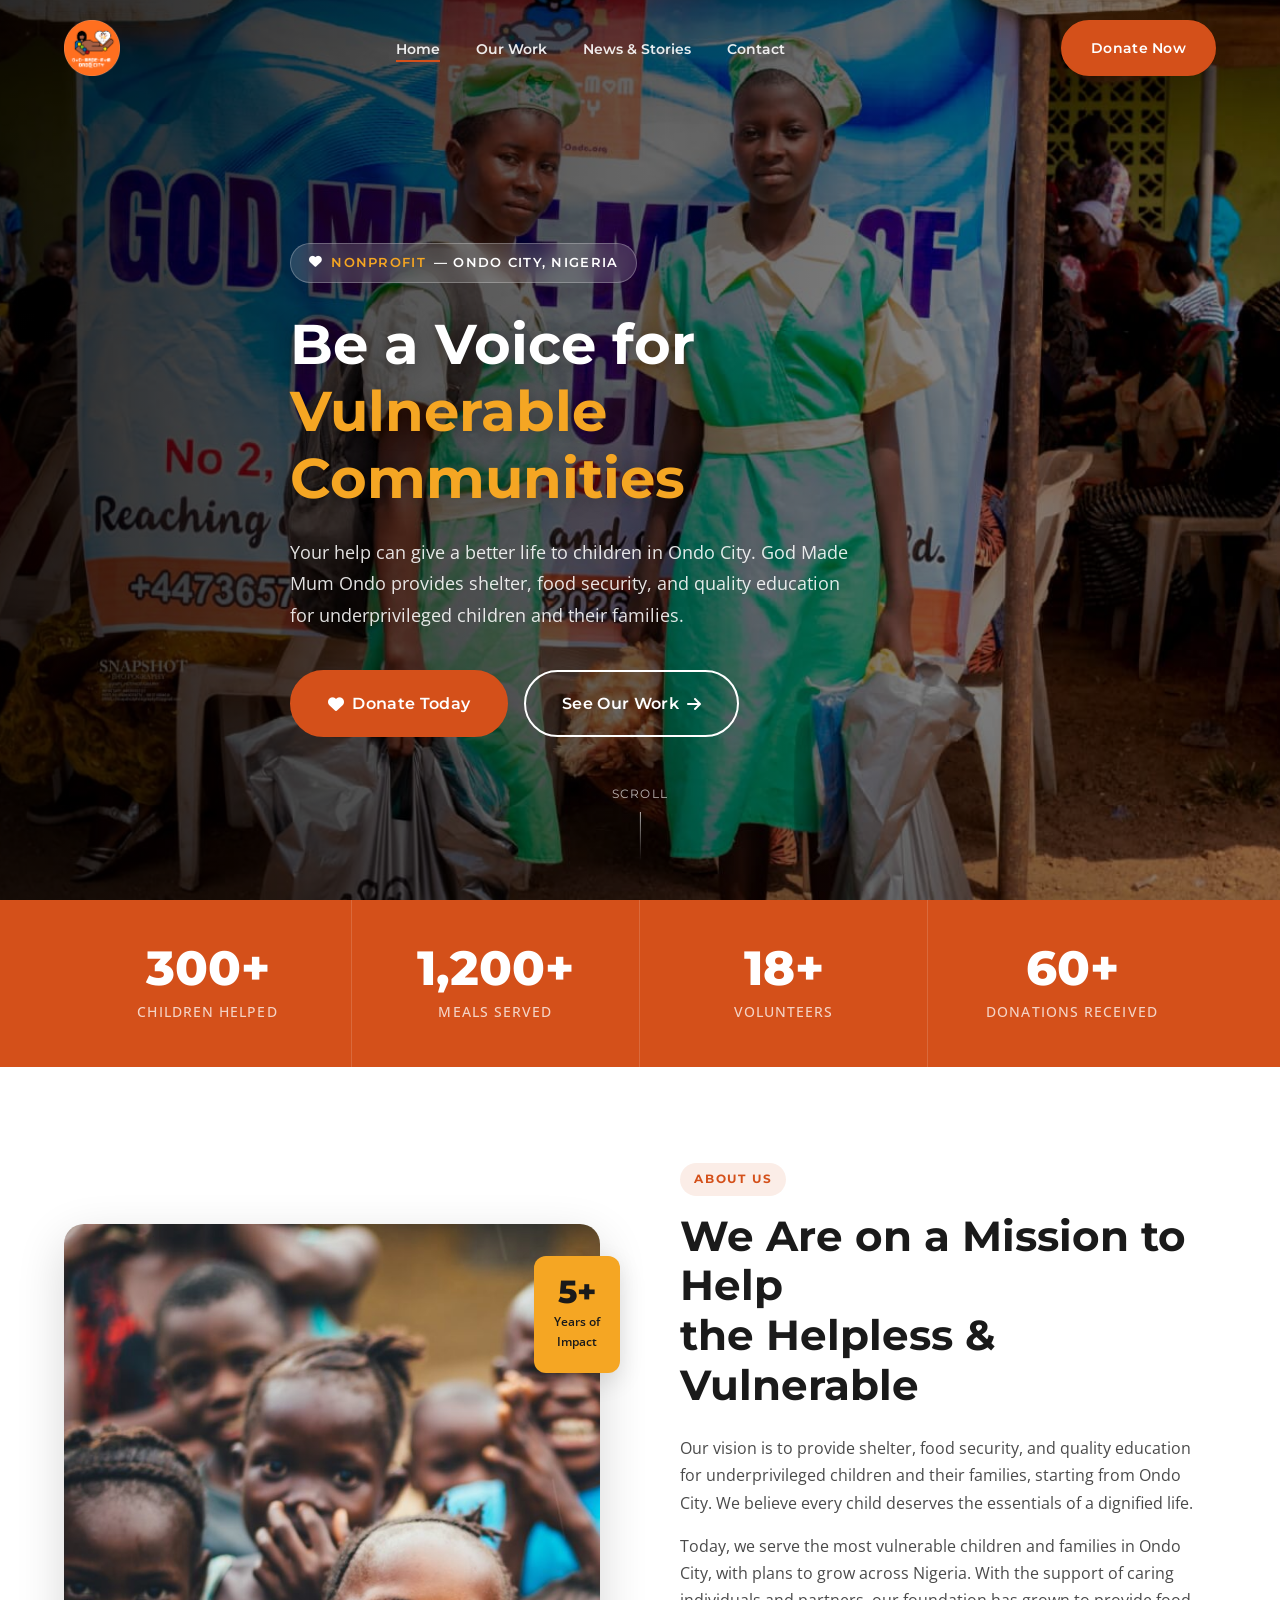
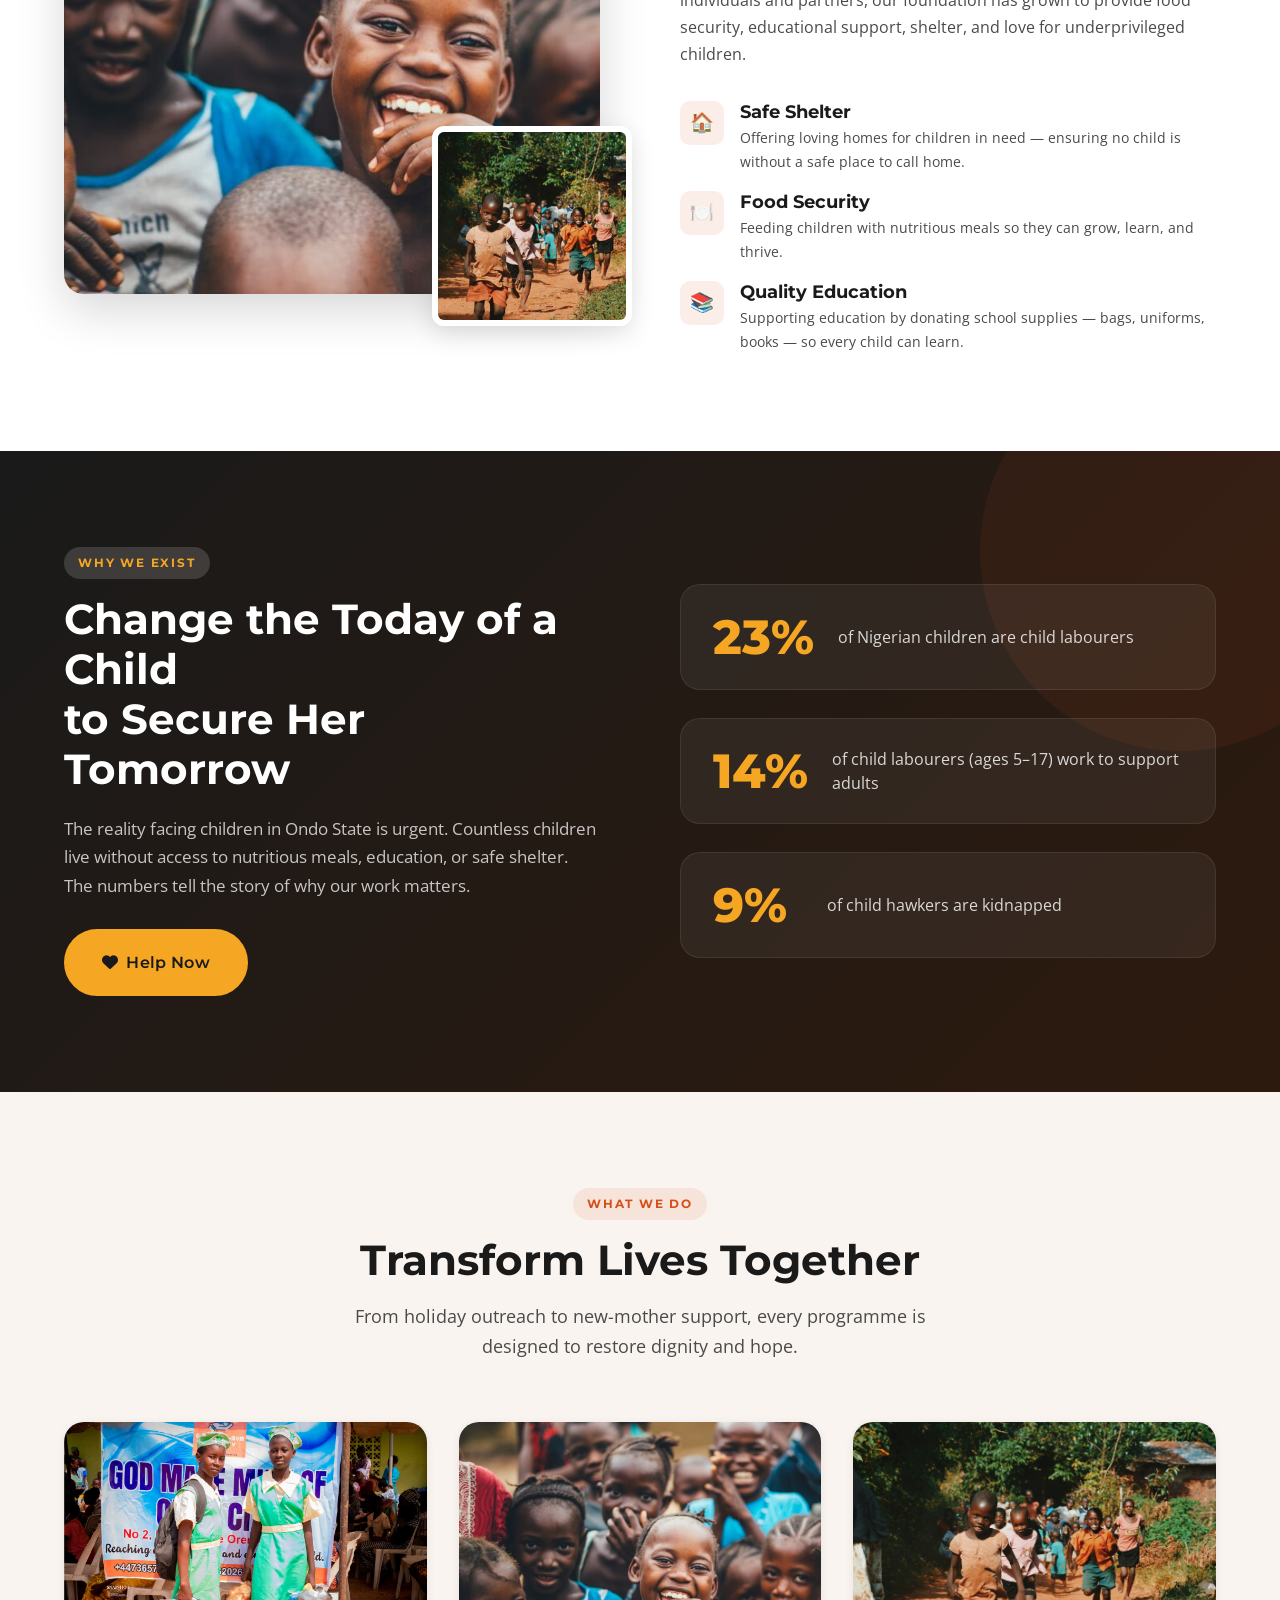
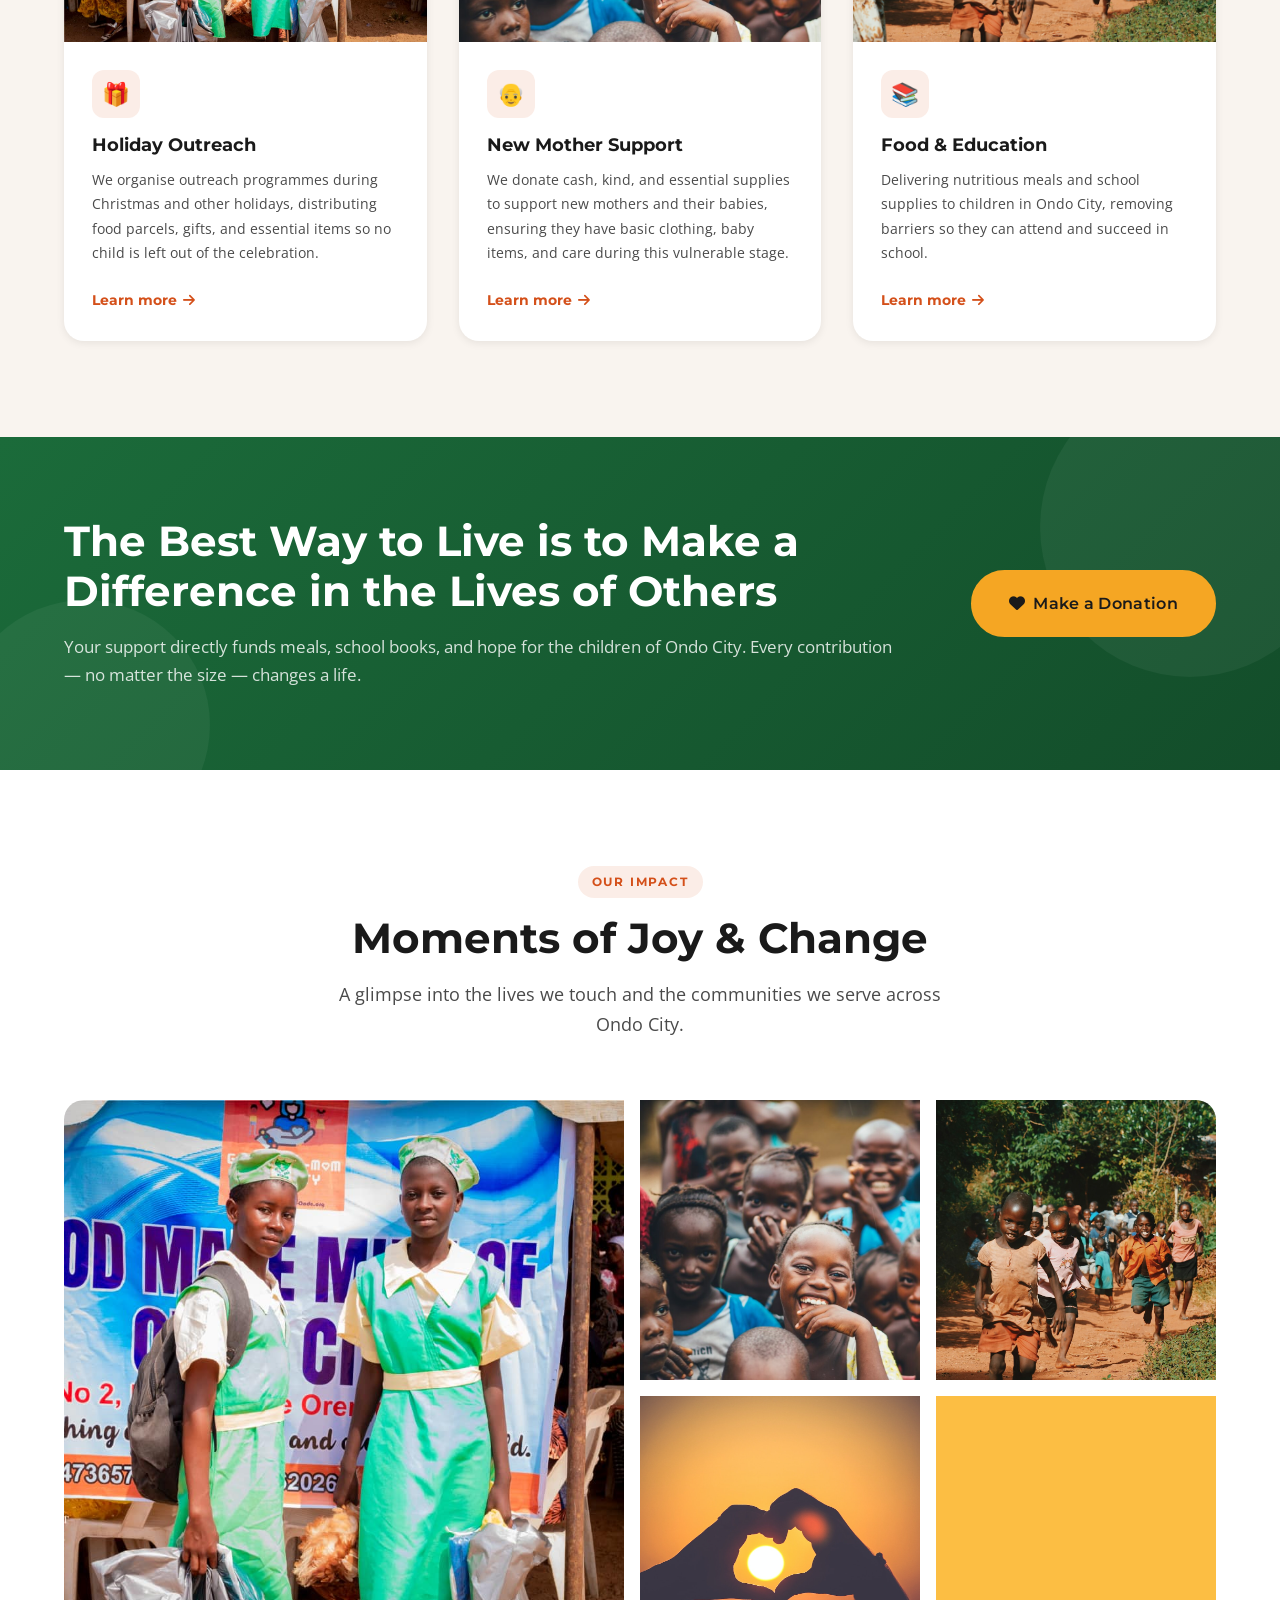
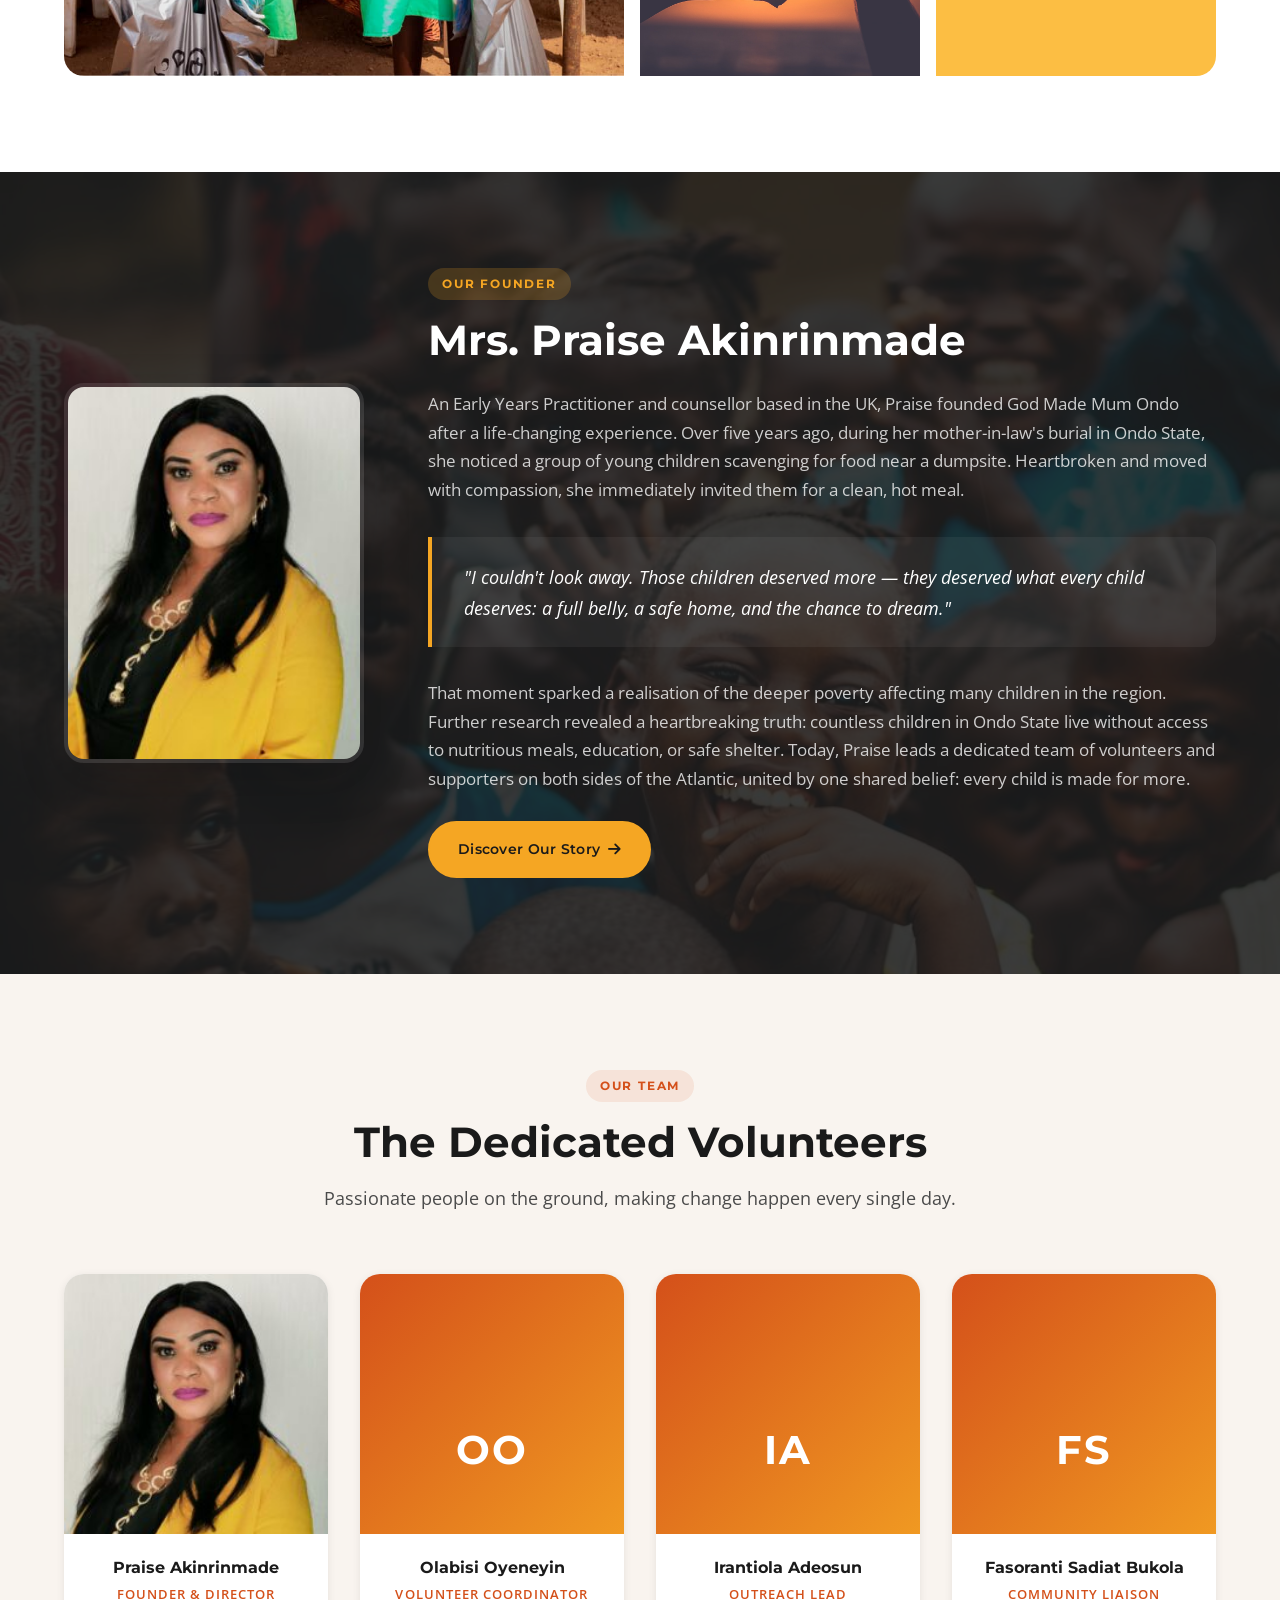
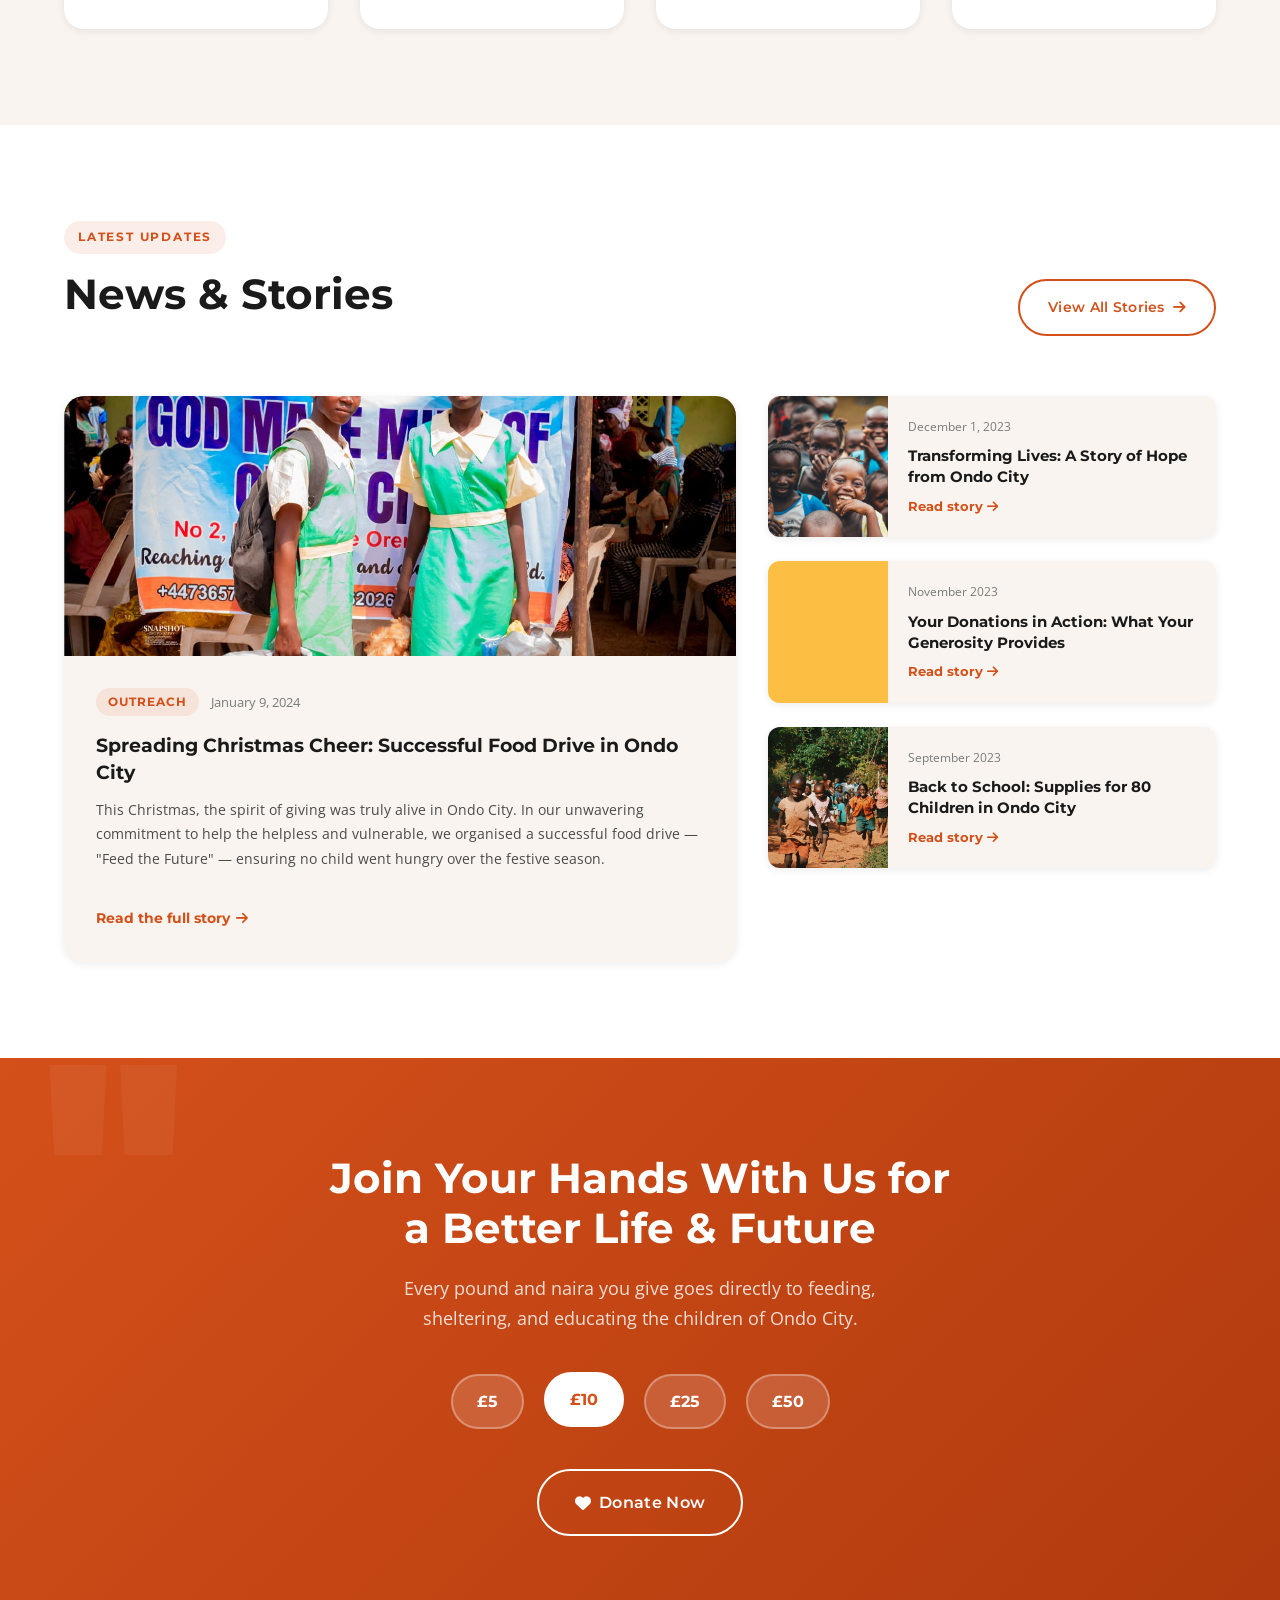
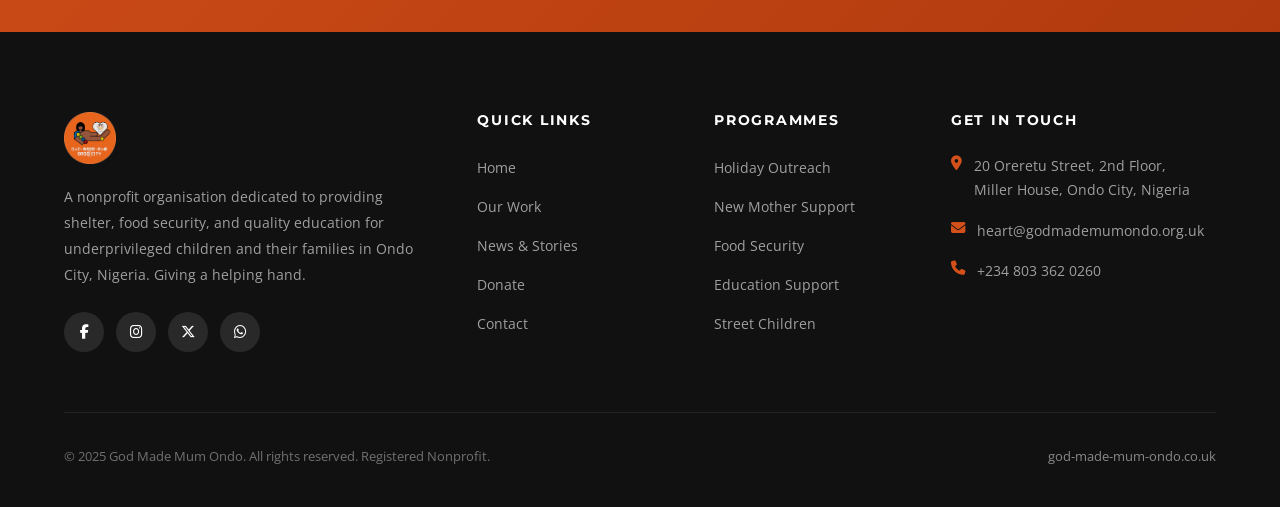
<file: index.html>
<!DOCTYPE html>
<html lang="en">
<head>
  <meta charset="UTF-8" />
  <meta name="viewport" content="width=device-width, initial-scale=1.0" />
  <meta name="description" content="God Made Mum Ondo – A nonprofit providing shelter, food, and education for vulnerable children and families in Ondo City, Nigeria." />
  <title>God Made Mum Ondo | Help the Helpless &amp; Vulnerable</title>

  <!-- Fonts -->
  <link rel="preconnect" href="https://fonts.googleapis.com" />
  <link rel="preconnect" href="https://fonts.gstatic.com" crossorigin />
  <link href="https://fonts.googleapis.com/css2?family=Montserrat:wght@400;600;700;800&family=Open+Sans:ital,wght@0,400;0,500;0,600;1,400&display=swap" rel="stylesheet" />

  <!-- Icons -->
  <link rel="stylesheet" href="https://cdnjs.cloudflare.com/ajax/libs/font-awesome/6.5.1/css/all.min.css" />

  <!-- Stylesheet -->
  <link rel="stylesheet" href="styles.css" />

  <link rel="icon" href="images/cropped-godmademum-logo.png" type="image/png" />
</head>
<body>

  <!-- ===================== NAVBAR ===================== -->
  <nav class="navbar">
    <div class="container navbar-inner">
      <a href="index.html" class="navbar-logo">
        <img src="images/godmademum-logo.png" alt="God Made Mum Ondo" />
      </a>

      <ul class="navbar-nav">
        <li><a href="index.html" class="active">Home</a></li>
        <li><a href="our-work.html">Our Work</a></li>
        <li><a href="news.html">News &amp; Stories</a></li>
        <li><a href="contact.html">Contact</a></li>
      </ul>

      <div class="navbar-cta">
        <a href="donate.html" class="btn btn-primary">Donate Now</a>
      </div>

      <button class="hamburger" aria-label="Open menu" aria-expanded="false">
        <span></span><span></span><span></span>
      </button>
    </div>
  </nav>

  <!-- Mobile Menu -->
  <div class="mobile-menu" role="dialog" aria-modal="true">
    <button class="mobile-menu-close" aria-label="Close menu">&times;</button>
    <a href="index.html">Home</a>
    <a href="our-work.html">Our Work</a>
    <a href="news.html">News &amp; Stories</a>
    <a href="contact.html">Contact</a>
    <a href="donate.html" class="btn btn-primary">Donate Now</a>
  </div>

  <!-- ===================== HERO ===================== -->
  <section class="hero">
    <div class="hero-bg"></div>
    <div class="container">
      <div class="hero-content">
        <div class="hero-badge">
          <i class="fa-solid fa-heart"></i>
          <span>Nonprofit</span> &mdash; Ondo City, Nigeria
        </div>

        <h1>Be a Voice for<br /><em>Vulnerable Communities</em></h1>

        <p>
          Your help can give a better life to children in Ondo City.
          God Made Mum Ondo provides shelter, food security, and quality education
          for underprivileged children and their families.
        </p>

        <div class="hero-actions">
          <a href="donate.html" class="btn btn-primary btn-lg">
            <i class="fa-solid fa-heart"></i> Donate Today
          </a>
          <a href="our-work.html" class="btn btn-outline btn-lg">
            See Our Work <i class="fa-solid fa-arrow-right"></i>
          </a>
        </div>
      </div>
    </div>

    <div class="hero-scroll">Scroll</div>
  </section>

  <!-- ===================== STATS BAR ===================== -->
  <section class="stats-bar">
    <div class="container">
      <div class="stats-grid">
        <div class="stat-item fade-up">
          <div class="stat-number" data-count="500" data-suffix="+">0</div>
          <div class="stat-label">Children Helped</div>
        </div>
        <div class="stat-item fade-up fade-up-delay-1">
          <div class="stat-number" data-count="2000" data-suffix="+">0</div>
          <div class="stat-label">Meals Served</div>
        </div>
        <div class="stat-item fade-up fade-up-delay-2">
          <div class="stat-number" data-count="30" data-suffix="+">0</div>
          <div class="stat-label">Volunteers</div>
        </div>
        <div class="stat-item fade-up fade-up-delay-3">
          <div class="stat-number" data-count="100" data-suffix="+">0</div>
          <div class="stat-label">Donations Received</div>
        </div>
      </div>
    </div>
  </section>

  <!-- ===================== ABOUT ===================== -->
  <section class="section about">
    <div class="container">
      <div class="about-grid">

        <div class="about-images fade-up">
          <img
            class="about-img-main"
            src="images/cveoh_jjmee.jpg"
            alt="Children supported by God Made Mum Ondo"
          />
          <div class="about-badge">
            <div class="about-badge-number">5+</div>
            <div class="about-badge-text">Years of<br>Impact</div>
          </div>
          <img
            class="about-img-accent"
            src="images/zf9_yiaekjs.jpg"
            alt="Children running to school in Ondo City"
          />
        </div>

        <div class="about-content fade-up fade-up-delay-2">
          <span class="section-label">About Us</span>
          <h2>We Are on a Mission to Help<br />the Helpless &amp; Vulnerable</h2>
          <p>
            Our vision is to provide shelter, food security, and quality education
            for underprivileged children and their families, starting from Ondo City.
            We believe every child deserves the essentials of a dignified life.
          </p>
          <p>
            Today, we serve the most vulnerable children and families in Ondo City,
            with plans to grow across Nigeria. With the support of caring individuals
            and partners, our foundation has grown to provide food security,
            educational support, shelter, and love for underprivileged children.
          </p>

          <div class="about-values">
            <div class="about-value">
              <div class="about-value-icon">&#127968;</div>
              <div class="about-value-text">
                <h4>Safe Shelter</h4>
                <p>Offering loving homes for children in need — ensuring no child is without a safe place to call home.</p>
              </div>
            </div>
            <div class="about-value">
              <div class="about-value-icon">&#127869;&#65039;</div>
              <div class="about-value-text">
                <h4>Food Security</h4>
                <p>Feeding children with nutritious meals so they can grow, learn, and thrive.</p>
              </div>
            </div>
            <div class="about-value">
              <div class="about-value-icon">&#128218;</div>
              <div class="about-value-text">
                <h4>Quality Education</h4>
                <p>Supporting education by donating school supplies — bags, uniforms, books — so every child can learn.</p>
              </div>
            </div>
          </div>
        </div>

      </div>
    </div>
  </section>

  <!-- ===================== URGENCY / WHY WE EXIST ===================== -->
  <section class="urgency-section">
    <div class="container">
      <div class="urgency-inner">
        <div class="urgency-content fade-up">
          <span class="section-label" style="background:rgba(255,255,255,0.15);color:var(--secondary);">Why We Exist</span>
          <h2>Change the Today of a Child<br />to Secure Her Tomorrow</h2>
          <p>
            The reality facing children in Ondo State is urgent. Countless children
            live without access to nutritious meals, education, or safe shelter.
            The numbers tell the story of why our work matters.
          </p>
          <a href="donate.html" class="btn btn-secondary btn-lg" style="margin-top:12px;">
            <i class="fa-solid fa-heart"></i> Help Now
          </a>
        </div>
        <div class="urgency-stats">
          <div class="urgency-stat fade-up">
            <div class="urgency-stat-number" data-count="40" data-suffix="%">0</div>
            <div class="urgency-stat-text">of Nigerian children are child labourers</div>
          </div>
          <div class="urgency-stat fade-up fade-up-delay-1">
            <div class="urgency-stat-number" data-count="24" data-suffix="%">0</div>
            <div class="urgency-stat-text">of child labourers (ages 5–17) work to support adults</div>
          </div>
          <div class="urgency-stat fade-up fade-up-delay-2">
            <div class="urgency-stat-number" data-count="15" data-suffix="%">0</div>
            <div class="urgency-stat-text">of child hawkers are kidnapped</div>
          </div>
        </div>
      </div>
    </div>
  </section>

  <!-- ===================== PROGRAMS ===================== -->
  <section class="section programs">
    <div class="container">
      <div class="section-header center">
        <span class="section-label">What We Do</span>
        <h2>Transform Lives Together</h2>
        <p>From holiday outreach to new-mother support, every programme is designed to restore dignity and hope.</p>
      </div>

      <div class="programs-grid">

        <div class="program-card fade-up">
          <div class="program-card-img">
            <img src="images/school-children-100.jpg" alt="Holiday outreach programme in Ondo City" />
          </div>
          <div class="program-card-body">
            <div class="program-card-icon">&#127873;</div>
            <h3>Holiday Outreach</h3>
            <p>We organise outreach programmes during Christmas and other holidays, distributing food parcels, gifts, and essential items so no child is left out of the celebration.</p>
            <a href="our-work.html" class="program-card-link">Learn more <i class="fa-solid fa-arrow-right"></i></a>
          </div>
        </div>

        <div class="program-card fade-up fade-up-delay-1">
          <div class="program-card-img">
            <img src="images/cveoh_jjmee.jpg" alt="Supporting mothers and children in Ondo" />
          </div>
          <div class="program-card-body">
            <div class="program-card-icon">&#128116;</div>
            <h3>New Mother Support</h3>
            <p>We donate cash, kind, and essential supplies to support new mothers and their babies, ensuring they have basic clothing, baby items, and care during this vulnerable stage.</p>
            <a href="our-work.html" class="program-card-link">Learn more <i class="fa-solid fa-arrow-right"></i></a>
          </div>
        </div>

        <div class="program-card fade-up fade-up-delay-2">
          <div class="program-card-img">
            <img src="images/zf9_yiaekjs.jpg" alt="Children heading to school in Ondo City" />
          </div>
          <div class="program-card-body">
            <div class="program-card-icon">&#128218;</div>
            <h3>Food &amp; Education</h3>
            <p>Delivering nutritious meals and school supplies to children in Ondo City, removing barriers so they can attend and succeed in school.</p>
            <a href="our-work.html" class="program-card-link">Learn more <i class="fa-solid fa-arrow-right"></i></a>
          </div>
        </div>

      </div>
    </div>
  </section>

  <!-- ===================== MISSION BANNER ===================== -->
  <section class="mission-banner">
    <div class="container">
      <div class="mission-banner-inner">
        <div class="fade-up">
          <h2>The Best Way to Live is to Make a<br />Difference in the Lives of Others</h2>
          <p>
            Your support directly funds meals, school books, and hope for the children
            of Ondo City. Every contribution — no matter the size — changes a life.
          </p>
        </div>
        <div class="fade-up fade-up-delay-2">
          <a href="donate.html" class="btn btn-secondary btn-lg">
            <i class="fa-solid fa-heart"></i> Make a Donation
          </a>
        </div>
      </div>
    </div>
  </section>

  <!-- ===================== GALLERY ===================== -->
  <section class="section gallery">
    <div class="container">
      <div class="section-header center">
        <span class="section-label">Our Impact</span>
        <h2>Moments of Joy &amp; Change</h2>
        <p>A glimpse into the lives we touch and the communities we serve across Ondo City.</p>
      </div>

      <div class="gallery-grid fade-up">
        <div class="gallery-item">
          <img src="images/school-children-100.jpg" alt="School children at God Made Mum Ondo outreach event" />
          <div class="gallery-overlay"></div>
        </div>
        <div class="gallery-item">
          <img src="images/cveoh_jjmee.jpg" alt="Smiling children in Ondo City" />
          <div class="gallery-overlay"></div>
        </div>
        <div class="gallery-item">
          <img src="images/zf9_yiaekjs.jpg" alt="Children running to school" />
          <div class="gallery-overlay"></div>
        </div>
        <div class="gallery-item">
          <img src="images/2podhmrvlik.jpg" alt="Love and hope for Ondo's children" />
          <div class="gallery-overlay"></div>
        </div>
        <div class="gallery-item">
          <img src="images/box.jpg" alt="Donation boxes and supplies" />
          <div class="gallery-overlay"></div>
        </div>
      </div>
    </div>
  </section>

  <!-- ===================== FOUNDER ===================== -->
  <section class="founder">
    <div class="container">
      <div class="founder-inner">

        <div class="founder-img fade-up">
          <img
            src="images/Praise-Akinrinmade.jpeg"
            alt="Mrs. Praise Akinrinmade, Founder"
          />
        </div>

        <div class="founder-content fade-up fade-up-delay-2">
          <span class="section-label">Our Founder</span>
          <h2>Mrs. Praise Akinrinmade</h2>
          <p>
            An Early Years Practitioner and counsellor based in the UK, Praise
            founded God Made Mum Ondo after a life-changing experience. Over five
            years ago, during her mother-in-law's burial in Ondo State, she noticed
            a group of young children scavenging for food near a dumpsite.
            Heartbroken and moved with compassion, she immediately invited them
            for a clean, hot meal.
          </p>

          <div class="founder-quote">
            <p>
              "I couldn't look away. Those children deserved more — they deserved
              what every child deserves: a full belly, a safe home, and the chance
              to dream."
            </p>
          </div>

          <p>
            That moment sparked a realisation of the deeper poverty affecting many
            children in the region. Further research revealed a heartbreaking truth:
            countless children in Ondo State live without access to nutritious meals,
            education, or safe shelter. Today, Praise leads a dedicated team of
            volunteers and supporters on both sides of the Atlantic, united by one
            shared belief: every child is made for more.
          </p>

          <a href="our-work.html" class="btn btn-secondary" style="margin-top:12px;">
            Discover Our Story <i class="fa-solid fa-arrow-right"></i>
          </a>
        </div>

      </div>
    </div>
  </section>

  <!-- ===================== TEAM ===================== -->
  <section class="section team">
    <div class="container">
      <div class="section-header center">
        <span class="section-label">Our Team</span>
        <h2>The Dedicated Volunteers</h2>
        <p>Passionate people on the ground, making change happen every single day.</p>
      </div>

      <div class="team-grid">

        <div class="team-card fade-up">
          <div class="team-card-img">
            <img src="images/Praise-Akinrinmade.jpeg" alt="Praise Akinrinmade" />
          </div>
          <div class="team-card-body">
            <h4>Praise Akinrinmade</h4>
            <p>Founder &amp; Director</p>
          </div>
        </div>

        <div class="team-card fade-up fade-up-delay-1">
          <div class="team-card-img">
            <div class="team-card-avatar">OO</div>
          </div>
          <div class="team-card-body">
            <h4>Olabisi Oyeneyin</h4>
            <p>Volunteer Coordinator</p>
          </div>
        </div>

        <div class="team-card fade-up fade-up-delay-2">
          <div class="team-card-img">
            <div class="team-card-avatar">IA</div>
          </div>
          <div class="team-card-body">
            <h4>Irantiola Adeosun</h4>
            <p>Outreach Lead</p>
          </div>
        </div>

        <div class="team-card fade-up fade-up-delay-3">
          <div class="team-card-img">
            <div class="team-card-avatar">FS</div>
          </div>
          <div class="team-card-body">
            <h4>Fasoranti Sadiat Bukola</h4>
            <p>Community Liaison</p>
          </div>
        </div>

      </div>
    </div>
  </section>

  <!-- ===================== NEWS SECTION ===================== -->
  <section class="section news">
    <div class="container">
      <div class="section-header" style="display:flex;align-items:flex-end;justify-content:space-between;flex-wrap:wrap;gap:20px;">
        <div>
          <span class="section-label">Latest Updates</span>
          <h2>News &amp; Stories</h2>
        </div>
        <a href="news.html" class="btn btn-outline-dark">View All Stories <i class="fa-solid fa-arrow-right"></i></a>
      </div>

      <div class="news-grid">

        <div class="news-card fade-up">
          <div class="news-card-img">
            <img src="images/school-children-100.jpg" alt="Christmas food drive in Ondo City" />
          </div>
          <div class="news-card-body">
            <div class="news-card-meta">
              <span class="news-tag">Outreach</span>
              <span class="news-date">January 9, 2024</span>
            </div>
            <h3>Spreading Christmas Cheer: Successful Food Drive in Ondo City</h3>
            <p>
              This Christmas, the spirit of giving was truly alive in Ondo City.
              In our unwavering commitment to help the helpless and vulnerable, we
              organised a successful food drive — "Feed the Future" — ensuring no
              child went hungry over the festive season.
            </p>
            <a href="news.html" class="news-card-link">Read the full story <i class="fa-solid fa-arrow-right"></i></a>
          </div>
        </div>

        <div class="news-sidebar">
          <div class="news-mini fade-up fade-up-delay-1">
            <div class="news-mini-img">
              <img src="images/cveoh_jjmee.jpg" alt="Story of hope from Ondo City" />
            </div>
            <div class="news-mini-body">
              <div class="news-date">December 1, 2023</div>
              <h4>Transforming Lives: A Story of Hope from Ondo City</h4>
              <a href="news.html">Read story <i class="fa-solid fa-arrow-right"></i></a>
            </div>
          </div>

          <div class="news-mini fade-up fade-up-delay-2">
            <div class="news-mini-img">
              <img src="images/box.jpg" alt="Donation drive" />
            </div>
            <div class="news-mini-body">
              <div class="news-date">November 2023</div>
              <h4>Your Donations in Action: What Your Generosity Provides</h4>
              <a href="news.html">Read story <i class="fa-solid fa-arrow-right"></i></a>
            </div>
          </div>

          <div class="news-mini fade-up fade-up-delay-3">
            <div class="news-mini-img">
              <img src="images/zf9_yiaekjs.jpg" alt="Back to school programme" />
            </div>
            <div class="news-mini-body">
              <div class="news-date">September 2023</div>
              <h4>Back to School: Supplies for 80 Children in Ondo City</h4>
              <a href="news.html">Read story <i class="fa-solid fa-arrow-right"></i></a>
            </div>
          </div>
        </div>

      </div>
    </div>
  </section>

  <!-- ===================== DONATE CTA ===================== -->
  <section class="donate-cta">
    <div class="container">
      <h2>Join Your Hands With Us for<br />a Better Life &amp; Future</h2>
      <p>Every pound and naira you give goes directly to feeding, sheltering, and educating the children of Ondo City.</p>

      <div class="donate-options" style="margin-bottom:40px;">
        <span class="donate-amount-btn">&#163;5</span>
        <span class="donate-amount-btn active">&#163;10</span>
        <span class="donate-amount-btn">&#163;25</span>
        <span class="donate-amount-btn">&#163;50</span>
      </div>

      <a href="donate.html" class="btn btn-outline btn-lg">
        <i class="fa-solid fa-heart"></i> Donate Now
      </a>
    </div>
  </section>

  <!-- ===================== FOOTER ===================== -->
  <footer class="footer">
    <div class="container">
      <div class="footer-grid">

        <div class="footer-brand">
          <img src="images/godmademum-logo.png" alt="God Made Mum Ondo" />
          <p>
            A nonprofit organisation dedicated to providing shelter, food security,
            and quality education for underprivileged children and their families
            in Ondo City, Nigeria. Giving a helping hand.
          </p>
          <div class="footer-social">
            <a href="#" class="social-btn" aria-label="Facebook"><i class="fa-brands fa-facebook-f"></i></a>
            <a href="#" class="social-btn" aria-label="Instagram"><i class="fa-brands fa-instagram"></i></a>
            <a href="#" class="social-btn" aria-label="Twitter"><i class="fa-brands fa-x-twitter"></i></a>
            <a href="#" class="social-btn" aria-label="WhatsApp"><i class="fa-brands fa-whatsapp"></i></a>
          </div>
        </div>

        <div class="footer-col">
          <h5>Quick Links</h5>
          <ul>
            <li><a href="index.html">Home</a></li>
            <li><a href="our-work.html">Our Work</a></li>
            <li><a href="news.html">News &amp; Stories</a></li>
            <li><a href="donate.html">Donate</a></li>
            <li><a href="contact.html">Contact</a></li>
          </ul>
        </div>

        <div class="footer-col">
          <h5>Programmes</h5>
          <ul>
            <li><a href="our-work.html">Holiday Outreach</a></li>
            <li><a href="our-work.html">New Mother Support</a></li>
            <li><a href="our-work.html">Food Security</a></li>
            <li><a href="our-work.html">Education Support</a></li>
            <li><a href="our-work.html">Street Children</a></li>
          </ul>
        </div>

        <div class="footer-col">
          <h5>Get in Touch</h5>
          <div class="footer-contact-item">
            <i class="fa-solid fa-location-dot footer-contact-icon"></i>
            <span>20 Oreretu Street, 2nd Floor,<br />Miller House, Ondo City, Nigeria</span>
          </div>
          <div class="footer-contact-item">
            <i class="fa-solid fa-envelope footer-contact-icon"></i>
            <a href="mailto:heart@godmademumondo.org.uk">heart@godmademumondo.org.uk</a>
          </div>
          <div class="footer-contact-item">
            <i class="fa-solid fa-phone footer-contact-icon"></i>
            <a href="tel:+2348033620260">+234 803 362 0260</a>
          </div>
        </div>

      </div>

      <div class="footer-bottom">
        <p>&copy; 2025 God Made Mum Ondo. All rights reserved. Registered Nonprofit.</p>
        <a href="https://god-made-mum-ondo.co.uk" target="_blank" rel="noopener">god-made-mum-ondo.co.uk</a>
      </div>
    </div>
  </footer>

  <script src="main.js"></script>
</body>
</html>
</file>
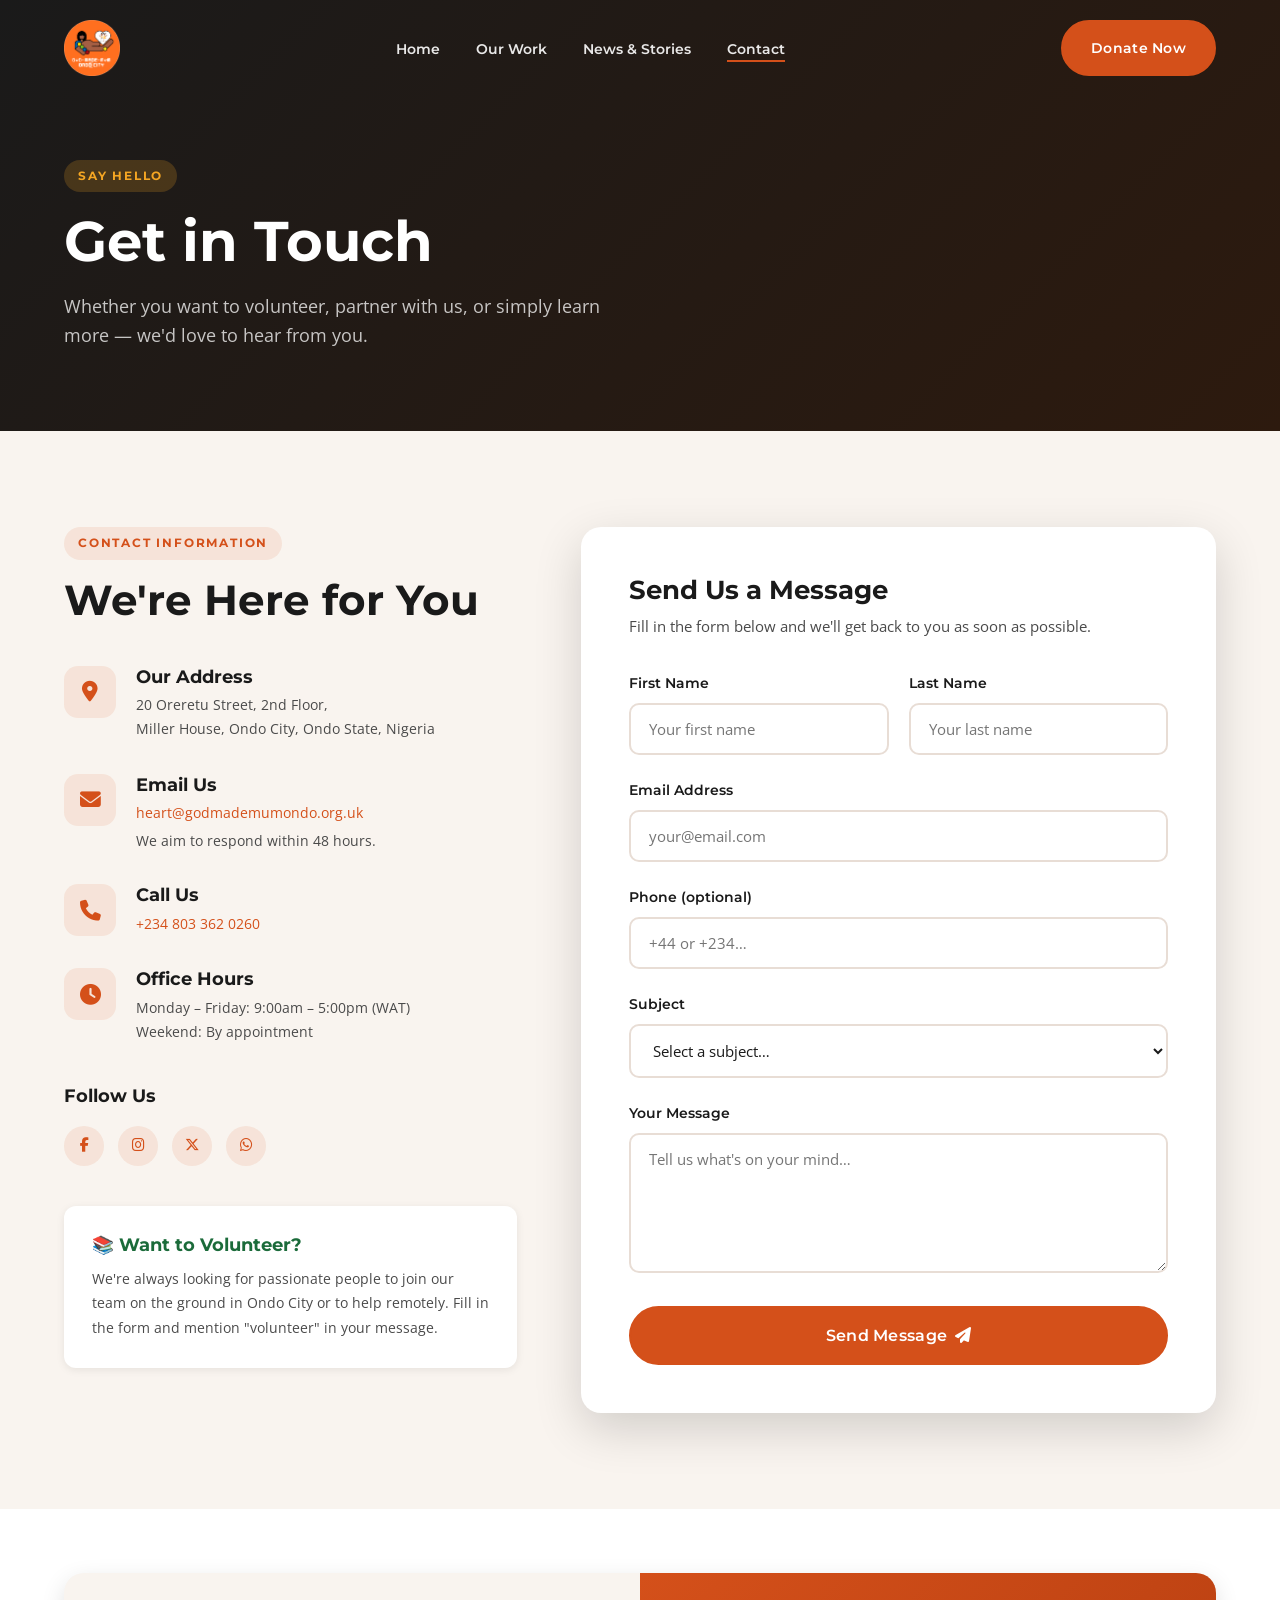
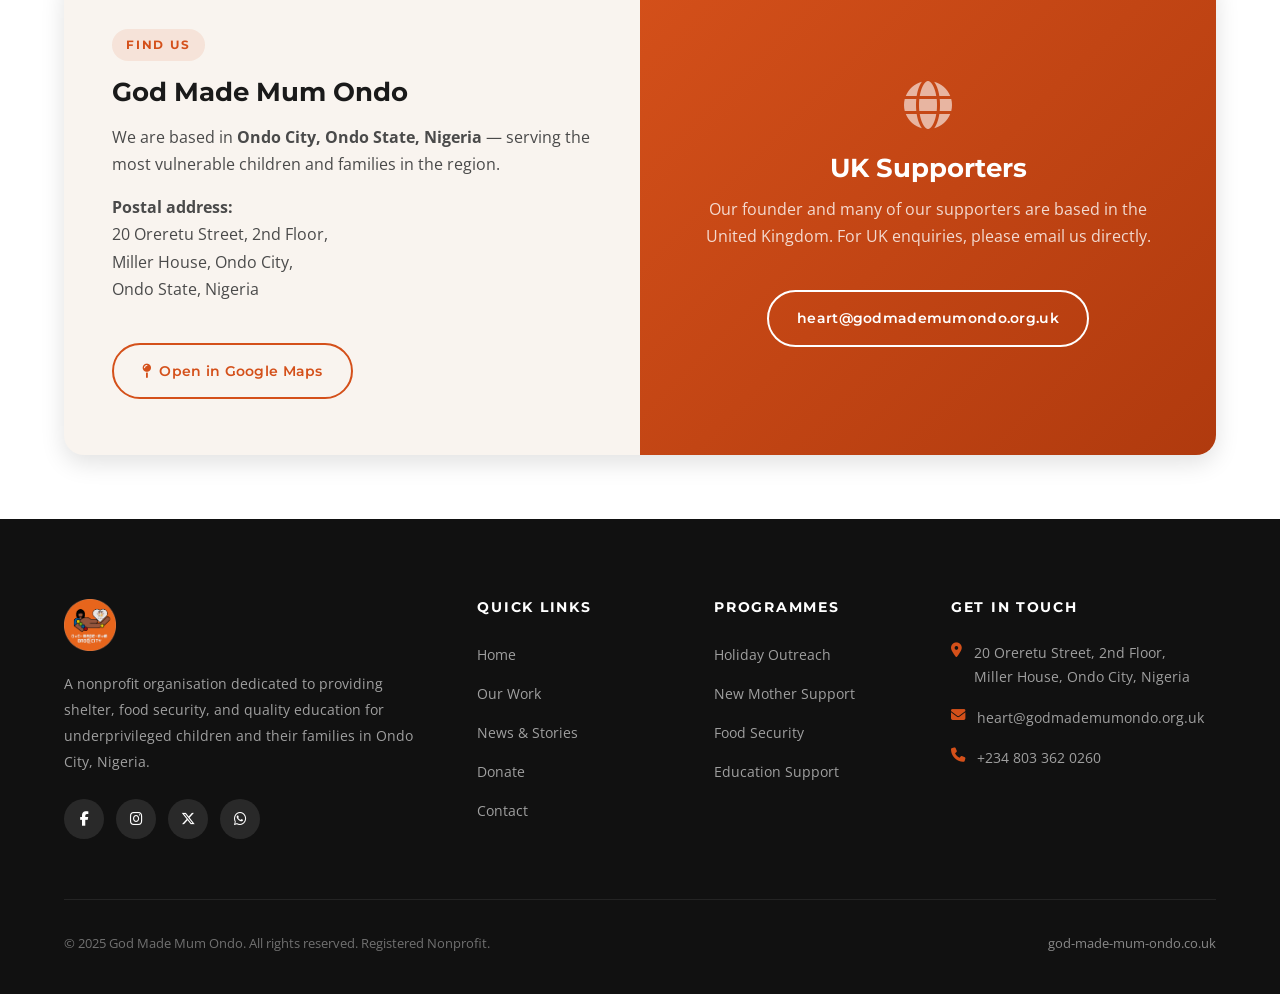
<file: contact.html>
<!DOCTYPE html>
<html lang="en">
<head>
  <meta charset="UTF-8" />
  <meta name="viewport" content="width=device-width, initial-scale=1.0" />
  <meta name="description" content="Contact God Made Mum Ondo – Get in touch to volunteer, partner, or ask us anything about our work in Ondo City, Nigeria." />
  <title>Contact | God Made Mum Ondo</title>

  <link rel="preconnect" href="https://fonts.googleapis.com" />
  <link rel="preconnect" href="https://fonts.gstatic.com" crossorigin />
  <link href="https://fonts.googleapis.com/css2?family=Montserrat:wght@400;600;700;800&family=Open+Sans:ital,wght@0,400;0,500;0,600;1,400&display=swap" rel="stylesheet" />
  <link rel="stylesheet" href="https://cdnjs.cloudflare.com/ajax/libs/font-awesome/6.5.1/css/all.min.css" />
  <link rel="stylesheet" href="styles.css" />
  <link rel="icon" href="images/cropped-godmademum-logo.png" type="image/png" />
</head>
<body>

  <!-- NAVBAR -->
  <nav class="navbar scrolled">
    <div class="container navbar-inner">
      <a href="index.html" class="navbar-logo">
        <img src="images/godmademum-logo.png" alt="God Made Mum Ondo" />
      </a>
      <ul class="navbar-nav">
        <li><a href="index.html">Home</a></li>
        <li><a href="our-work.html">Our Work</a></li>
        <li><a href="news.html">News &amp; Stories</a></li>
        <li><a href="contact.html" class="active">Contact</a></li>
      </ul>
      <div class="navbar-cta">
        <a href="donate.html" class="btn btn-primary">Donate Now</a>
      </div>
      <button class="hamburger" aria-label="Open menu"><span></span><span></span><span></span></button>
    </div>
  </nav>

  <div class="mobile-menu" role="dialog" aria-modal="true">
    <button class="mobile-menu-close">&times;</button>
    <a href="index.html">Home</a>
    <a href="our-work.html">Our Work</a>
    <a href="news.html">News &amp; Stories</a>
    <a href="contact.html">Contact</a>
    <a href="donate.html" class="btn btn-primary">Donate Now</a>
  </div>

  <!-- PAGE HERO -->
  <div class="page-hero">
    <div class="container page-hero-inner">
      <span class="section-label">Say Hello</span>
      <h1>Get in Touch</h1>
      <p>Whether you want to volunteer, partner with us, or simply learn more — we'd love to hear from you.</p>
    </div>
  </div>

  <!-- CONTACT SECTION -->
  <section class="section bg-light">
    <div class="container">
      <div class="contact-grid">

        <!-- Contact Info -->
        <div class="fade-up">
          <span class="section-label">Contact Information</span>
          <h2 style="margin-bottom:40px;">We're Here for You</h2>

          <div class="contact-info-item">
            <div class="contact-icon"><i class="fa-solid fa-location-dot"></i></div>
            <div class="contact-info-text">
              <h4>Our Address</h4>
              <p>20 Oreretu Street, 2nd Floor,<br />Miller House, Ondo City, Ondo State, Nigeria</p>
            </div>
          </div>

          <div class="contact-info-item">
            <div class="contact-icon"><i class="fa-solid fa-envelope"></i></div>
            <div class="contact-info-text">
              <h4>Email Us</h4>
              <p><a href="mailto:heart@godmademumondo.org.uk" style="color:var(--primary);">heart@godmademumondo.org.uk</a></p>
              <p style="font-size:0.85rem;margin-top:4px;">We aim to respond within 48 hours.</p>
            </div>
          </div>

          <div class="contact-info-item">
            <div class="contact-icon"><i class="fa-solid fa-phone"></i></div>
            <div class="contact-info-text">
              <h4>Call Us</h4>
              <p><a href="tel:+2348033620260" style="color:var(--primary);">+234 803 362 0260</a></p>
            </div>
          </div>

          <div class="contact-info-item">
            <div class="contact-icon"><i class="fa-solid fa-clock"></i></div>
            <div class="contact-info-text">
              <h4>Office Hours</h4>
              <p>Monday – Friday: 9:00am – 5:00pm (WAT)<br />Weekend: By appointment</p>
            </div>
          </div>

          <div style="margin-top:40px;">
            <h4 style="margin-bottom:20px;">Follow Us</h4>
            <div style="display:flex;gap:14px;">
              <a href="#" class="social-btn" style="background:rgba(212,80,26,0.1);color:var(--primary);" aria-label="Facebook"><i class="fa-brands fa-facebook-f"></i></a>
              <a href="#" class="social-btn" style="background:rgba(212,80,26,0.1);color:var(--primary);" aria-label="Instagram"><i class="fa-brands fa-instagram"></i></a>
              <a href="#" class="social-btn" style="background:rgba(212,80,26,0.1);color:var(--primary);" aria-label="Twitter"><i class="fa-brands fa-x-twitter"></i></a>
              <a href="#" class="social-btn" style="background:rgba(212,80,26,0.1);color:var(--primary);" aria-label="WhatsApp"><i class="fa-brands fa-whatsapp"></i></a>
            </div>
          </div>

          <div style="margin-top:40px;padding:28px;background:var(--white);border-radius:var(--radius);box-shadow:var(--shadow-sm);">
            <h4 style="margin-bottom:12px;color:var(--green);">&#128218; Want to Volunteer?</h4>
            <p style="font-size:0.9rem;">We're always looking for passionate people to join our team on the ground in Ondo City or to help remotely. Fill in the form and mention "volunteer" in your message.</p>
          </div>
        </div>

        <!-- Contact Form -->
        <div class="fade-up fade-up-delay-2">
          <div class="contact-form-card">
            <h3 style="margin-bottom:8px;">Send Us a Message</h3>
            <p style="margin-bottom:32px;font-size:0.95rem;">Fill in the form below and we'll get back to you as soon as possible.</p>

            <form id="contact-form" action="https://formspree.io/f/mwvnypoa" method="POST">
              <input type="hidden" name="_subject" value="New message from God Made Mum Ondo website" />
              <input type="hidden" name="_next" value="contact.html?sent=true" />
              <div class="form-row">
                <div class="form-group">
                  <label class="form-label" for="contact-first">First Name</label>
                  <input class="form-input" type="text" id="contact-first" name="firstName" placeholder="Your first name" required />
                </div>
                <div class="form-group">
                  <label class="form-label" for="contact-last">Last Name</label>
                  <input class="form-input" type="text" id="contact-last" name="lastName" placeholder="Your last name" required />
                </div>
              </div>

              <div class="form-group">
                <label class="form-label" for="contact-email">Email Address</label>
                <input class="form-input" type="email" id="contact-email" name="email" placeholder="your@email.com" required />
              </div>

              <div class="form-group">
                <label class="form-label" for="contact-phone">Phone (optional)</label>
                <input class="form-input" type="tel" id="contact-phone" name="phone" placeholder="+44 or +234…" />
              </div>

              <div class="form-group">
                <label class="form-label" for="contact-subject">Subject</label>
                <select class="form-input" id="contact-subject" name="subject">
                  <option value="">Select a subject…</option>
                  <option value="volunteer">I'd like to volunteer</option>
                  <option value="donate">Questions about donating</option>
                  <option value="partner">Partnership enquiry</option>
                  <option value="media">Media &amp; press</option>
                  <option value="other">General enquiry</option>
                </select>
              </div>

              <div class="form-group">
                <label class="form-label" for="contact-message">Your Message</label>
                <textarea class="form-input" id="contact-message" name="message" placeholder="Tell us what's on your mind…" rows="5" required></textarea>
              </div>

              <button type="submit" class="btn btn-primary btn-lg" style="width:100%;justify-content:center;">
                Send Message <i class="fa-solid fa-paper-plane"></i>
              </button>
            </form>

            <!-- Success message (shown after redirect back) -->
            <div id="form-success" style="display:none;margin-top:24px;padding:20px 24px;background:#EDFAF2;border:2px solid #2E9F57;border-radius:12px;text-align:center;">
              <i class="fa-solid fa-circle-check" style="color:#2E9F57;font-size:1.5rem;margin-bottom:8px;display:block;"></i>
              <strong style="color:#134D2A;">Message sent — thank you!</strong>
              <p style="font-size:0.88rem;color:#1B6B3A;margin-top:4px;">We'll get back to you within 48 hours.</p>
            </div>
          </div>
        </div>

      </div>
    </div>
  </section>

  <!-- MAP / LOCATION BANNER -->
  <section class="section-sm bg-white">
    <div class="container">
      <div style="background:var(--light);border-radius:var(--radius-lg);overflow:hidden;display:grid;grid-template-columns:1fr 1fr;align-items:stretch;box-shadow:var(--shadow-md);">
        <div style="padding:56px 48px;">
          <span class="section-label">Find Us</span>
          <h3 style="margin-bottom:16px;">God Made Mum Ondo</h3>
          <p>
            We are based in <strong>Ondo City, Ondo State, Nigeria</strong> — serving
            the most vulnerable children and families in the region.
          </p>
          <p style="margin-top:16px;">
            <strong>Postal address:</strong><br />
            20 Oreretu Street, 2nd Floor,<br />
            Miller House, Ondo City,<br />
            Ondo State, Nigeria
          </p>
          <a href="https://www.google.com/maps/search/Ondo+City+Nigeria" target="_blank" rel="noopener" class="btn btn-outline-dark" style="margin-top:24px;">
            <i class="fa-solid fa-map-pin"></i> Open in Google Maps
          </a>
        </div>
        <div style="background: linear-gradient(135deg, var(--primary) 0%, var(--primary-dark) 100%);display:flex;flex-direction:column;align-items:center;justify-content:center;padding:56px 48px;text-align:center;">
          <i class="fa-solid fa-globe" style="font-size:3rem;color:rgba(255,255,255,0.6);margin-bottom:24px;"></i>
          <h3 style="color:var(--white);margin-bottom:12px;">UK Supporters</h3>
          <p style="color:rgba(255,255,255,0.8);">Our founder and many of our supporters are based in the United Kingdom. For UK enquiries, please email us directly.</p>
          <a href="mailto:heart@godmademumondo.org.uk" class="btn btn-outline" style="margin-top:24px;">
            heart@godmademumondo.org.uk
          </a>
        </div>
      </div>
    </div>
  </section>

  <!-- FOOTER -->
  <footer class="footer">
    <div class="container">
      <div class="footer-grid">
        <div class="footer-brand">
          <img src="images/godmademum-logo.png" alt="God Made Mum Ondo" />
          <p>A nonprofit organisation dedicated to providing shelter, food security, and quality education for underprivileged children and their families in Ondo City, Nigeria.</p>
          <div class="footer-social">
            <a href="#" class="social-btn" aria-label="Facebook"><i class="fa-brands fa-facebook-f"></i></a>
            <a href="#" class="social-btn" aria-label="Instagram"><i class="fa-brands fa-instagram"></i></a>
            <a href="#" class="social-btn" aria-label="Twitter"><i class="fa-brands fa-x-twitter"></i></a>
            <a href="#" class="social-btn" aria-label="WhatsApp"><i class="fa-brands fa-whatsapp"></i></a>
          </div>
        </div>
        <div class="footer-col">
          <h5>Quick Links</h5>
          <ul>
            <li><a href="index.html">Home</a></li>
            <li><a href="our-work.html">Our Work</a></li>
            <li><a href="news.html">News &amp; Stories</a></li>
            <li><a href="donate.html">Donate</a></li>
            <li><a href="contact.html">Contact</a></li>
          </ul>
        </div>
        <div class="footer-col">
          <h5>Programmes</h5>
          <ul>
            <li><a href="our-work.html">Holiday Outreach</a></li>
            <li><a href="our-work.html">New Mother Support</a></li>
            <li><a href="our-work.html">Food Security</a></li>
            <li><a href="our-work.html">Education Support</a></li>
          </ul>
        </div>
        <div class="footer-col">
          <h5>Get in Touch</h5>
          <div class="footer-contact-item">
            <i class="fa-solid fa-location-dot footer-contact-icon"></i>
            <span>20 Oreretu Street, 2nd Floor,<br />Miller House, Ondo City, Nigeria</span>
          </div>
          <div class="footer-contact-item">
            <i class="fa-solid fa-envelope footer-contact-icon"></i>
            <a href="mailto:heart@godmademumondo.org.uk">heart@godmademumondo.org.uk</a>
          </div>
          <div class="footer-contact-item">
            <i class="fa-solid fa-phone footer-contact-icon"></i>
            <a href="tel:+2348033620260">+234 803 362 0260</a>
          </div>
        </div>
      </div>
      <div class="footer-bottom">
        <p>&copy; 2025 God Made Mum Ondo. All rights reserved. Registered Nonprofit.</p>
        <a href="https://god-made-mum-ondo.co.uk" target="_blank" rel="noopener">god-made-mum-ondo.co.uk</a>
      </div>
    </div>
  </footer>

  <script src="main.js"></script>
  <script>
    // Show success banner if Formspree redirected back with ?sent=true
    if (new URLSearchParams(window.location.search).get('sent') === 'true') {
      const form = document.getElementById('contact-form');
      const success = document.getElementById('form-success');
      if (form) form.style.display = 'none';
      if (success) success.style.display = 'block';
    }
  </script>
</body>
</html>
</file>
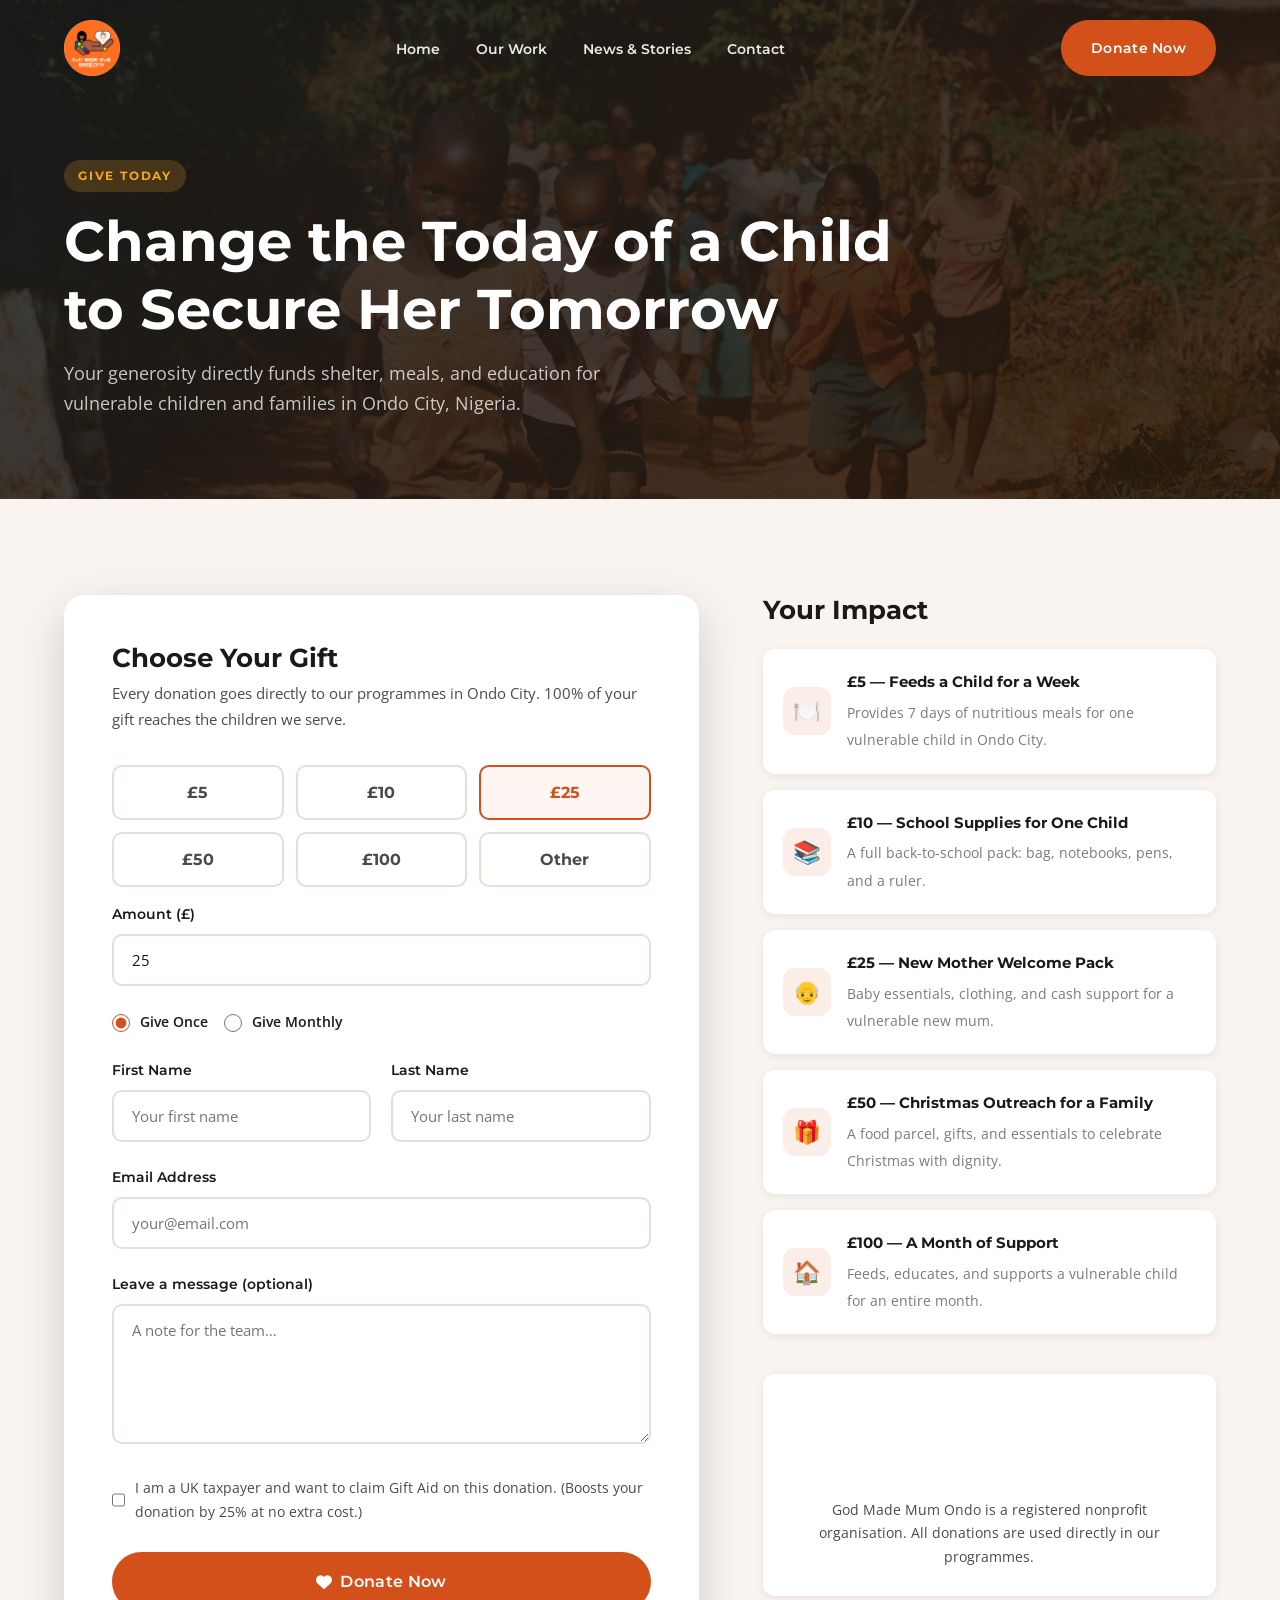
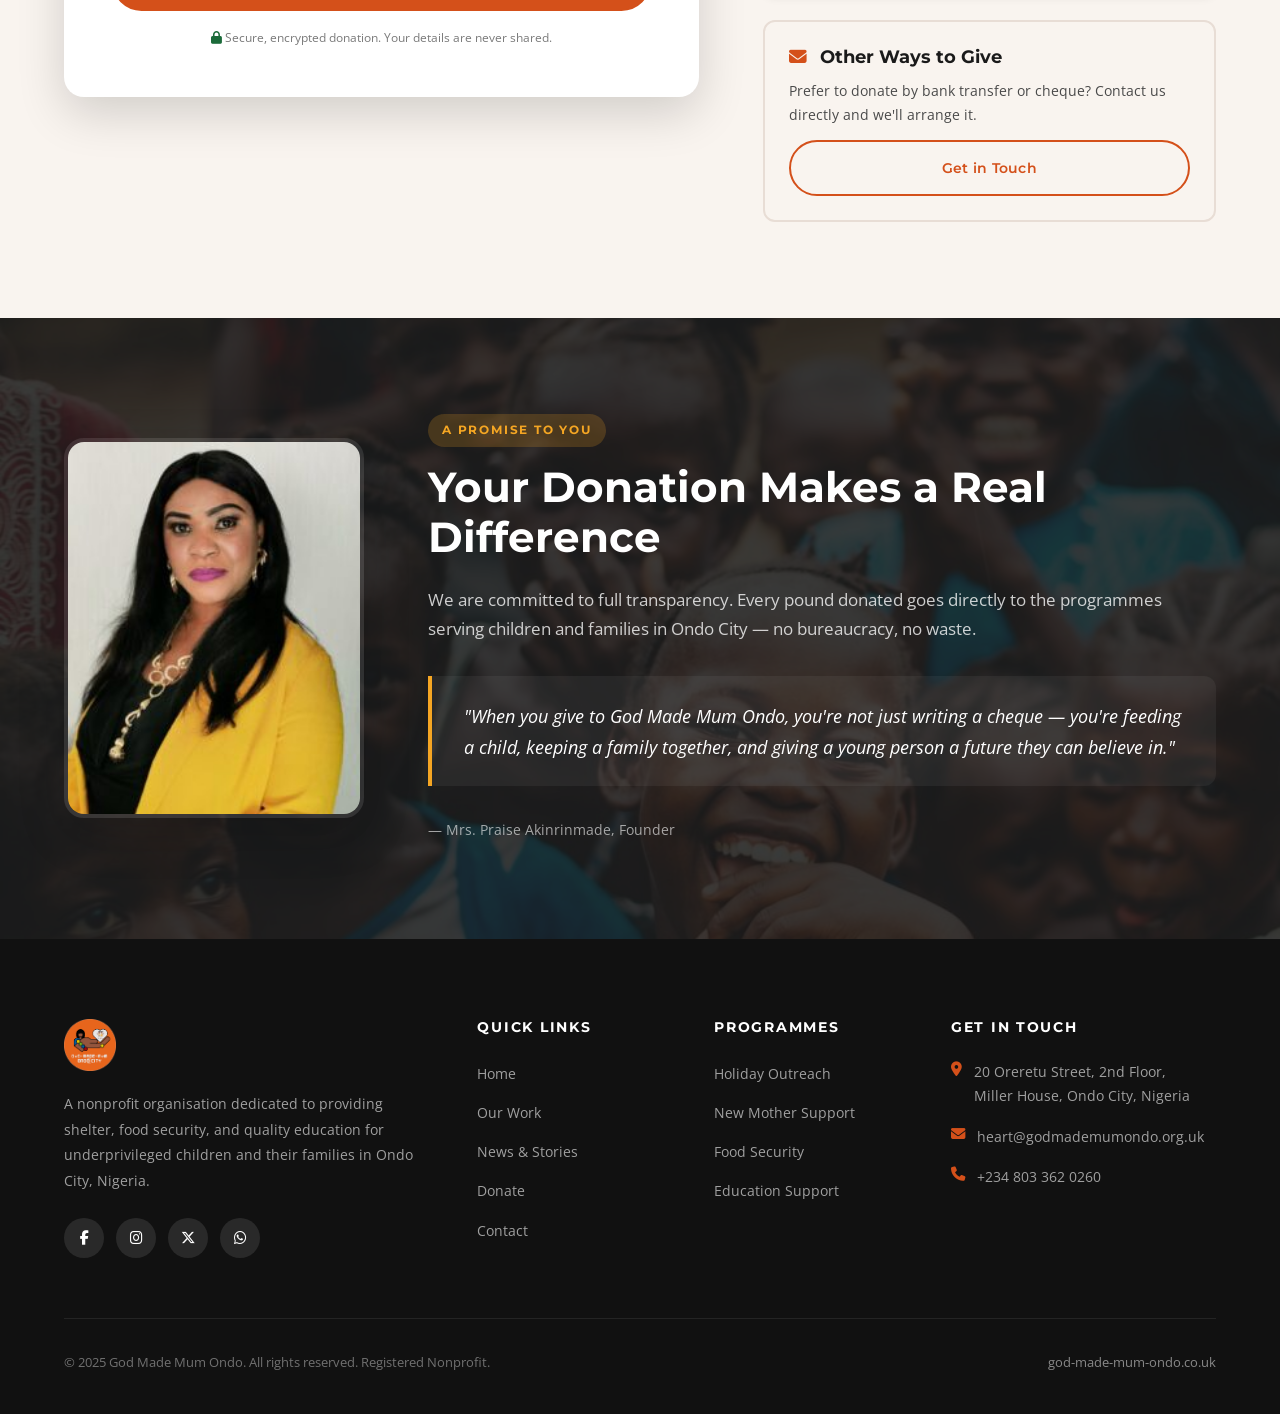
<file: donate.html>
<!DOCTYPE html>
<html lang="en">
<head>
  <meta charset="UTF-8" />
  <meta name="viewport" content="width=device-width, initial-scale=1.0" />
  <meta name="description" content="Donate to God Made Mum Ondo – Your gift provides meals, shelter, and education for vulnerable children in Ondo City, Nigeria." />
  <title>Donate | God Made Mum Ondo</title>

  <link rel="preconnect" href="https://fonts.googleapis.com" />
  <link rel="preconnect" href="https://fonts.gstatic.com" crossorigin />
  <link href="https://fonts.googleapis.com/css2?family=Montserrat:wght@400;600;700;800&family=Open+Sans:ital,wght@0,400;0,500;0,600;1,400&display=swap" rel="stylesheet" />
  <link rel="stylesheet" href="https://cdnjs.cloudflare.com/ajax/libs/font-awesome/6.5.1/css/all.min.css" />
  <link rel="stylesheet" href="styles.css" />
  <link rel="icon" href="images/cropped-godmademum-logo.png" type="image/png" />
</head>
<body>

  <!-- NAVBAR -->
  <nav class="navbar scrolled">
    <div class="container navbar-inner">
      <a href="index.html" class="navbar-logo">
        <img src="images/godmademum-logo.png" alt="God Made Mum Ondo" />
      </a>
      <ul class="navbar-nav">
        <li><a href="index.html">Home</a></li>
        <li><a href="our-work.html">Our Work</a></li>
        <li><a href="news.html">News &amp; Stories</a></li>
        <li><a href="contact.html">Contact</a></li>
      </ul>
      <div class="navbar-cta">
        <a href="donate.html" class="btn btn-primary active">Donate Now</a>
      </div>
      <button class="hamburger" aria-label="Open menu"><span></span><span></span><span></span></button>
    </div>
  </nav>

  <div class="mobile-menu" role="dialog" aria-modal="true">
    <button class="mobile-menu-close">&times;</button>
    <a href="index.html">Home</a>
    <a href="our-work.html">Our Work</a>
    <a href="news.html">News &amp; Stories</a>
    <a href="contact.html">Contact</a>
    <a href="donate.html" class="btn btn-primary">Donate Now</a>
  </div>

  <!-- PAGE HERO -->
  <div class="page-hero" style="--hero-bg: url('images/zf9_yiaekjs.jpg');">
    <div class="container page-hero-inner">
      <span class="section-label">Give Today</span>
      <h1>Change the Today of a Child<br />to Secure Her Tomorrow</h1>
      <p>Your generosity directly funds shelter, meals, and education for vulnerable children and families in Ondo City, Nigeria.</p>
    </div>
  </div>

  <!-- DONATE SECTION -->
  <section class="section bg-light">
    <div class="container">
      <div class="donate-grid">

        <!-- Donation Form -->
        <div class="fade-up">
          <div class="donate-form-card">
            <h3 style="margin-bottom:8px;">Choose Your Gift</h3>
            <p style="margin-bottom:32px;font-size:0.95rem;">Every donation goes directly to our programmes in Ondo City. 100% of your gift reaches the children we serve.</p>

            <div class="amount-grid" id="amount-grid">
              <div class="amount-option" data-value="5" onclick="selectAmount(this)">&#163;5</div>
              <div class="amount-option" data-value="10" onclick="selectAmount(this)">&#163;10</div>
              <div class="amount-option selected" data-value="25" onclick="selectAmount(this)">&#163;25</div>
              <div class="amount-option" data-value="50" onclick="selectAmount(this)">&#163;50</div>
              <div class="amount-option" data-value="100" onclick="selectAmount(this)">&#163;100</div>
              <div class="amount-option" data-value="custom" onclick="selectAmount(this)">Other</div>
            </div>

            <form data-form="donate" onsubmit="handleDonate(event)" style="margin-top:8px;">
              <div class="form-group">
                <label class="form-label" for="donate-amount">Amount (&#163;)</label>
                <input class="form-input" type="number" id="donate-amount" name="amount" value="25" min="1" placeholder="Enter amount" />
              </div>

              <div style="display:flex;gap:16px;margin-bottom:24px;">
                <label style="display:flex;align-items:center;gap:10px;cursor:pointer;font-weight:600;font-size:0.9rem;">
                  <input type="radio" name="frequency" value="once" checked style="accent-color:var(--primary);width:18px;height:18px;" />
                  Give Once
                </label>
                <label style="display:flex;align-items:center;gap:10px;cursor:pointer;font-weight:600;font-size:0.9rem;">
                  <input type="radio" name="frequency" value="monthly" style="accent-color:var(--primary);width:18px;height:18px;" />
                  Give Monthly
                </label>
              </div>

              <div class="form-row">
                <div class="form-group">
                  <label class="form-label" for="first-name">First Name</label>
                  <input class="form-input" type="text" id="first-name" name="firstName" placeholder="Your first name" required />
                </div>
                <div class="form-group">
                  <label class="form-label" for="last-name">Last Name</label>
                  <input class="form-input" type="text" id="last-name" name="lastName" placeholder="Your last name" required />
                </div>
              </div>

              <div class="form-group">
                <label class="form-label" for="email">Email Address</label>
                <input class="form-input" type="email" id="email" name="email" placeholder="your@email.com" required />
              </div>

              <div class="form-group">
                <label class="form-label" for="message">Leave a message (optional)</label>
                <textarea class="form-input" id="message" name="message" placeholder="A note for the team…" rows="3"></textarea>
              </div>

              <div style="display:flex;align-items:center;gap:10px;margin-bottom:28px;">
                <input type="checkbox" id="gift-aid" name="giftAid" style="accent-color:var(--primary);width:18px;height:18px;" />
                <label for="gift-aid" style="font-size:0.88rem;color:var(--mid);cursor:pointer;">
                  I am a UK taxpayer and want to claim Gift Aid on this donation. (Boosts your donation by 25% at no extra cost.)
                </label>
              </div>

              <button type="submit" class="btn btn-primary btn-lg" style="width:100%;justify-content:center;">
                <i class="fa-solid fa-heart"></i> Donate Now
              </button>

              <p style="font-size:0.78rem;color:var(--muted);text-align:center;margin-top:16px;">
                <i class="fa-solid fa-lock" style="color:var(--green);"></i>
                Secure, encrypted donation. Your details are never shared.
              </p>
            </form>
          </div>
        </div>

        <!-- Sidebar -->
        <div class="fade-up fade-up-delay-2">
          <h3 style="margin-bottom:24px;">Your Impact</h3>
          <div class="impact-list">
            <div class="impact-item">
              <div class="impact-icon">&#127869;&#65039;</div>
              <div class="impact-text">
                <strong>&#163;5 — Feeds a Child for a Week</strong>
                <span>Provides 7 days of nutritious meals for one vulnerable child in Ondo City.</span>
              </div>
            </div>
            <div class="impact-item">
              <div class="impact-icon">&#128218;</div>
              <div class="impact-text">
                <strong>&#163;10 — School Supplies for One Child</strong>
                <span>A full back-to-school pack: bag, notebooks, pens, and a ruler.</span>
              </div>
            </div>
            <div class="impact-item">
              <div class="impact-icon">&#128116;</div>
              <div class="impact-text">
                <strong>&#163;25 — New Mother Welcome Pack</strong>
                <span>Baby essentials, clothing, and cash support for a vulnerable new mum.</span>
              </div>
            </div>
            <div class="impact-item">
              <div class="impact-icon">&#127873;</div>
              <div class="impact-text">
                <strong>&#163;50 — Christmas Outreach for a Family</strong>
                <span>A food parcel, gifts, and essentials to celebrate Christmas with dignity.</span>
              </div>
            </div>
            <div class="impact-item">
              <div class="impact-icon">&#127968;</div>
              <div class="impact-text">
                <strong>&#163;100 — A Month of Support</strong>
                <span>Feeds, educates, and supports a vulnerable child for an entire month.</span>
              </div>
            </div>
          </div>

          <div style="background:var(--white);border-radius:var(--radius);padding:28px;box-shadow:var(--shadow-sm);text-align:center;">
            <img src="images/badge.png" alt="Registered Nonprofit Badge" style="height:80px;margin:0 auto 16px;" />
            <p style="font-size:0.85rem;margin:0;">God Made Mum Ondo is a registered nonprofit organisation. All donations are used directly in our programmes.</p>
          </div>

          <div style="margin-top:24px;padding:24px;border:2px solid var(--border);border-radius:var(--radius);">
            <h4 style="margin-bottom:12px;"><i class="fa-solid fa-envelope" style="color:var(--primary);margin-right:8px;"></i> Other Ways to Give</h4>
            <p style="font-size:0.9rem;margin-bottom:12px;">Prefer to donate by bank transfer or cheque? Contact us directly and we'll arrange it.</p>
            <a href="contact.html" class="btn btn-outline-dark" style="width:100%;justify-content:center;">Get in Touch</a>
          </div>
        </div>

      </div>
    </div>
  </section>

  <!-- TESTIMONIAL / PROMISE -->
  <section class="founder">
    <div class="container">
      <div class="founder-inner">
        <div class="founder-img fade-up">
          <img src="images/Praise-Akinrinmade.jpeg" alt="Praise Akinrinmade, Founder" />
        </div>
        <div class="founder-content fade-up fade-up-delay-2">
          <span class="section-label">A Promise to You</span>
          <h2>Your Donation Makes a Real Difference</h2>
          <p>We are committed to full transparency. Every pound donated goes directly to the programmes serving children and families in Ondo City — no bureaucracy, no waste.</p>
          <div class="founder-quote">
            <p>"When you give to God Made Mum Ondo, you're not just writing a cheque — you're feeding a child, keeping a family together, and giving a young person a future they can believe in."</p>
          </div>
          <p style="margin-top:8px;color:rgba(255,255,255,0.6);font-size:0.9rem;">— Mrs. Praise Akinrinmade, Founder</p>
        </div>
      </div>
    </div>
  </section>

  <!-- FOOTER -->
  <footer class="footer">
    <div class="container">
      <div class="footer-grid">
        <div class="footer-brand">
          <img src="images/godmademum-logo.png" alt="God Made Mum Ondo" />
          <p>A nonprofit organisation dedicated to providing shelter, food security, and quality education for underprivileged children and their families in Ondo City, Nigeria.</p>
          <div class="footer-social">
            <a href="#" class="social-btn" aria-label="Facebook"><i class="fa-brands fa-facebook-f"></i></a>
            <a href="#" class="social-btn" aria-label="Instagram"><i class="fa-brands fa-instagram"></i></a>
            <a href="#" class="social-btn" aria-label="Twitter"><i class="fa-brands fa-x-twitter"></i></a>
            <a href="#" class="social-btn" aria-label="WhatsApp"><i class="fa-brands fa-whatsapp"></i></a>
          </div>
        </div>
        <div class="footer-col">
          <h5>Quick Links</h5>
          <ul>
            <li><a href="index.html">Home</a></li>
            <li><a href="our-work.html">Our Work</a></li>
            <li><a href="news.html">News &amp; Stories</a></li>
            <li><a href="donate.html">Donate</a></li>
            <li><a href="contact.html">Contact</a></li>
          </ul>
        </div>
        <div class="footer-col">
          <h5>Programmes</h5>
          <ul>
            <li><a href="our-work.html">Holiday Outreach</a></li>
            <li><a href="our-work.html">New Mother Support</a></li>
            <li><a href="our-work.html">Food Security</a></li>
            <li><a href="our-work.html">Education Support</a></li>
          </ul>
        </div>
        <div class="footer-col">
          <h5>Get in Touch</h5>
          <div class="footer-contact-item">
            <i class="fa-solid fa-location-dot footer-contact-icon"></i>
            <span>20 Oreretu Street, 2nd Floor,<br />Miller House, Ondo City, Nigeria</span>
          </div>
          <div class="footer-contact-item">
            <i class="fa-solid fa-envelope footer-contact-icon"></i>
            <a href="mailto:heart@godmademumondo.org.uk">heart@godmademumondo.org.uk</a>
          </div>
          <div class="footer-contact-item">
            <i class="fa-solid fa-phone footer-contact-icon"></i>
            <a href="tel:+2348033620260">+234 803 362 0260</a>
          </div>
        </div>
      </div>
      <div class="footer-bottom">
        <p>&copy; 2025 God Made Mum Ondo. All rights reserved. Registered Nonprofit.</p>
        <a href="https://god-made-mum-ondo.co.uk" target="_blank" rel="noopener">god-made-mum-ondo.co.uk</a>
      </div>
    </div>
  </footer>

  <script src="main.js"></script>
  <script>
    function selectAmount(el) {
      document.querySelectorAll('.amount-option').forEach(o => o.classList.remove('selected'));
      el.classList.add('selected');
      const val = el.dataset.value;
      const input = document.getElementById('donate-amount');
      if (val !== 'custom') {
        input.value = val;
      } else {
        input.value = '';
        input.focus();
      }
    }

    function handleDonate(e) {
      e.preventDefault();
      const btn = e.target.querySelector('[type="submit"]');
      btn.innerHTML = '<i class="fa-solid fa-spinner fa-spin"></i> Processing…';
      btn.disabled = true;
      setTimeout(() => {
        btn.innerHTML = '<i class="fa-solid fa-check"></i> Thank You!';
        setTimeout(() => {
          btn.innerHTML = '<i class="fa-solid fa-heart"></i> Donate Now';
          btn.disabled = false;
        }, 3000);
      }, 1500);
    }
  </script>
</body>
</html>
</file>
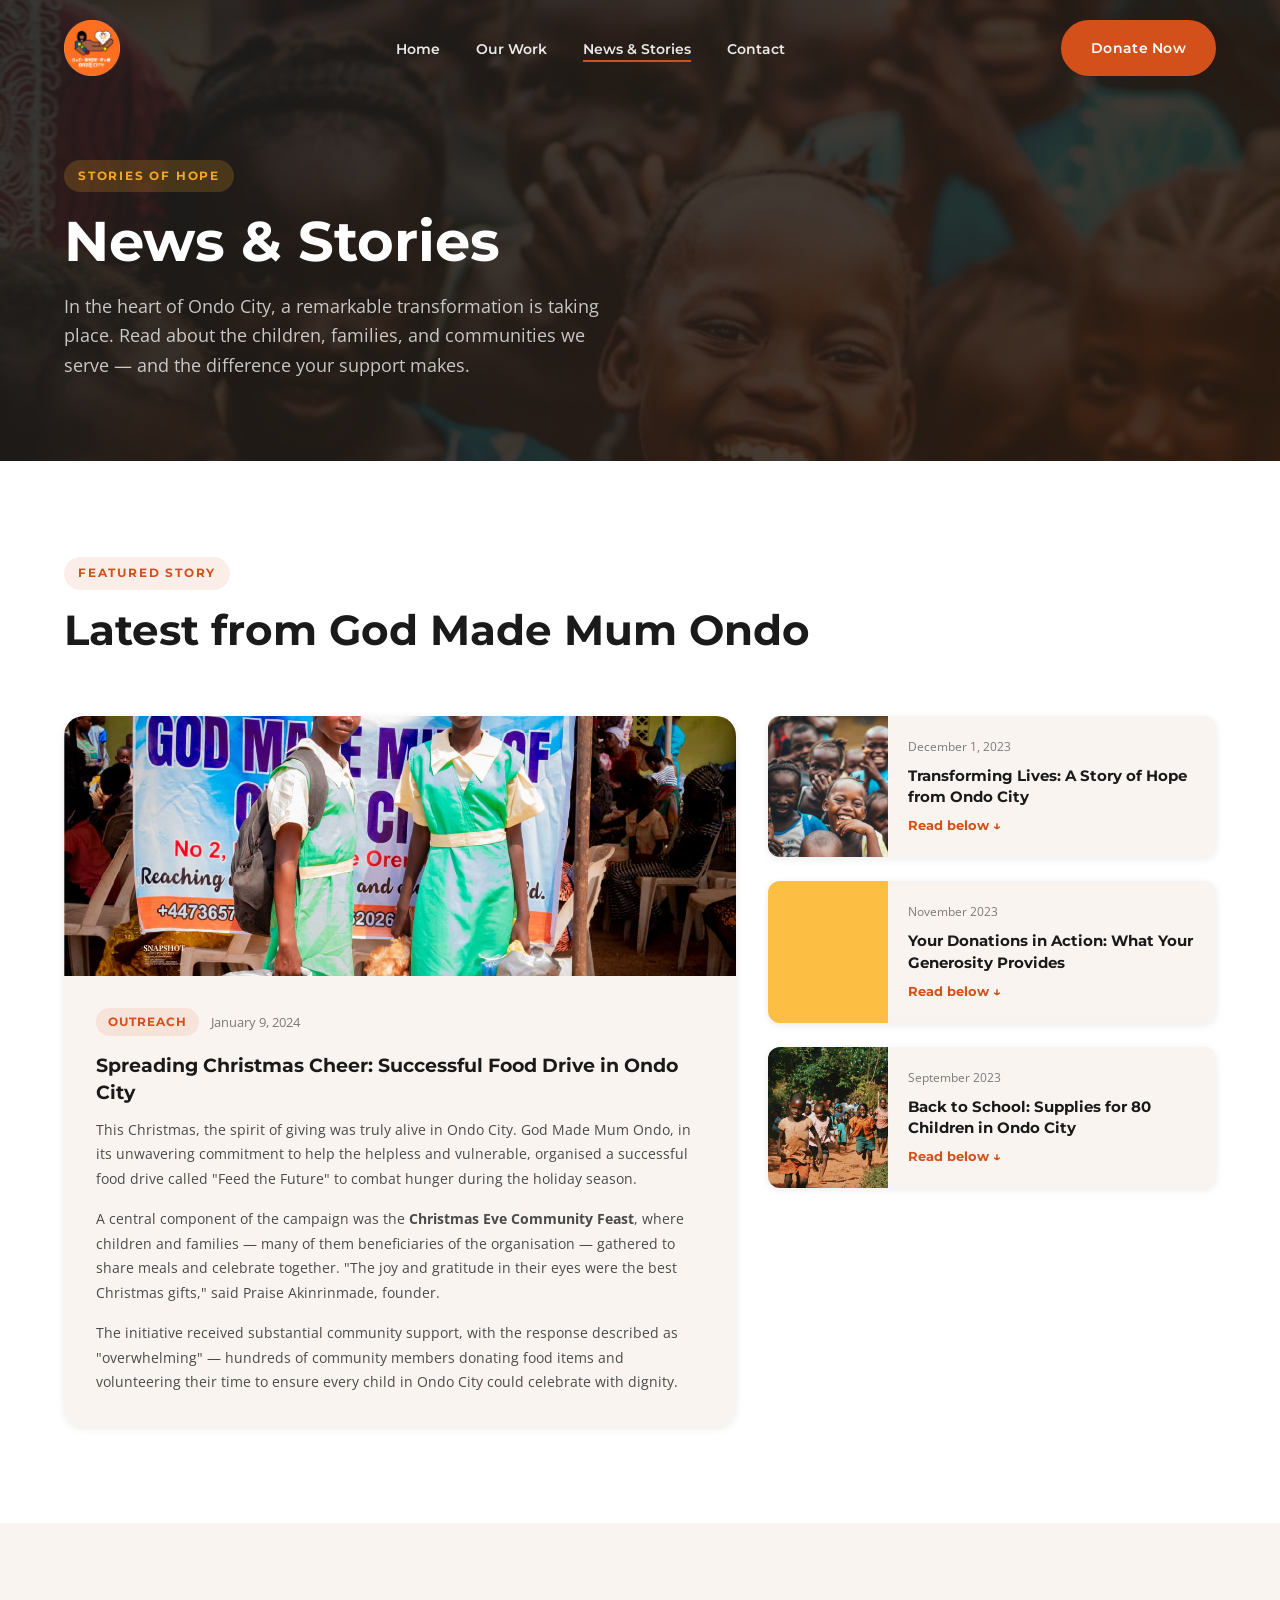
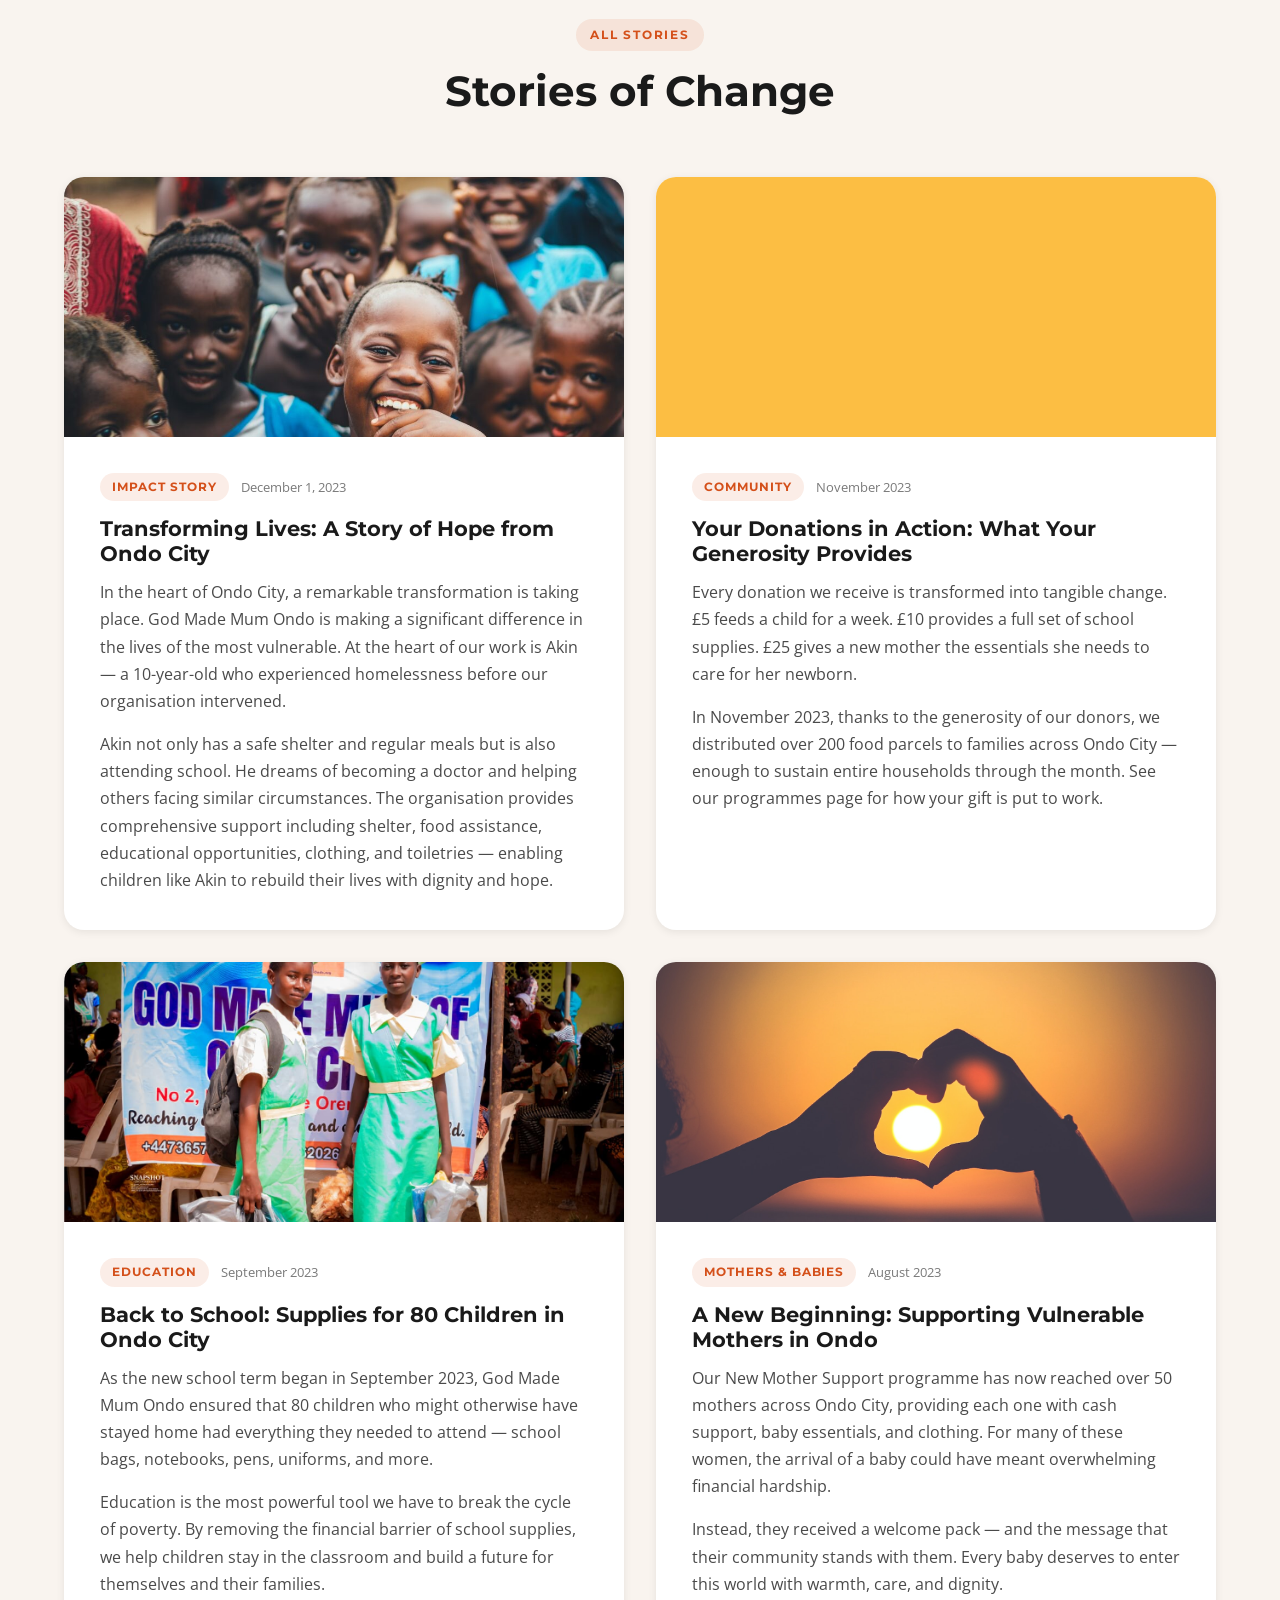
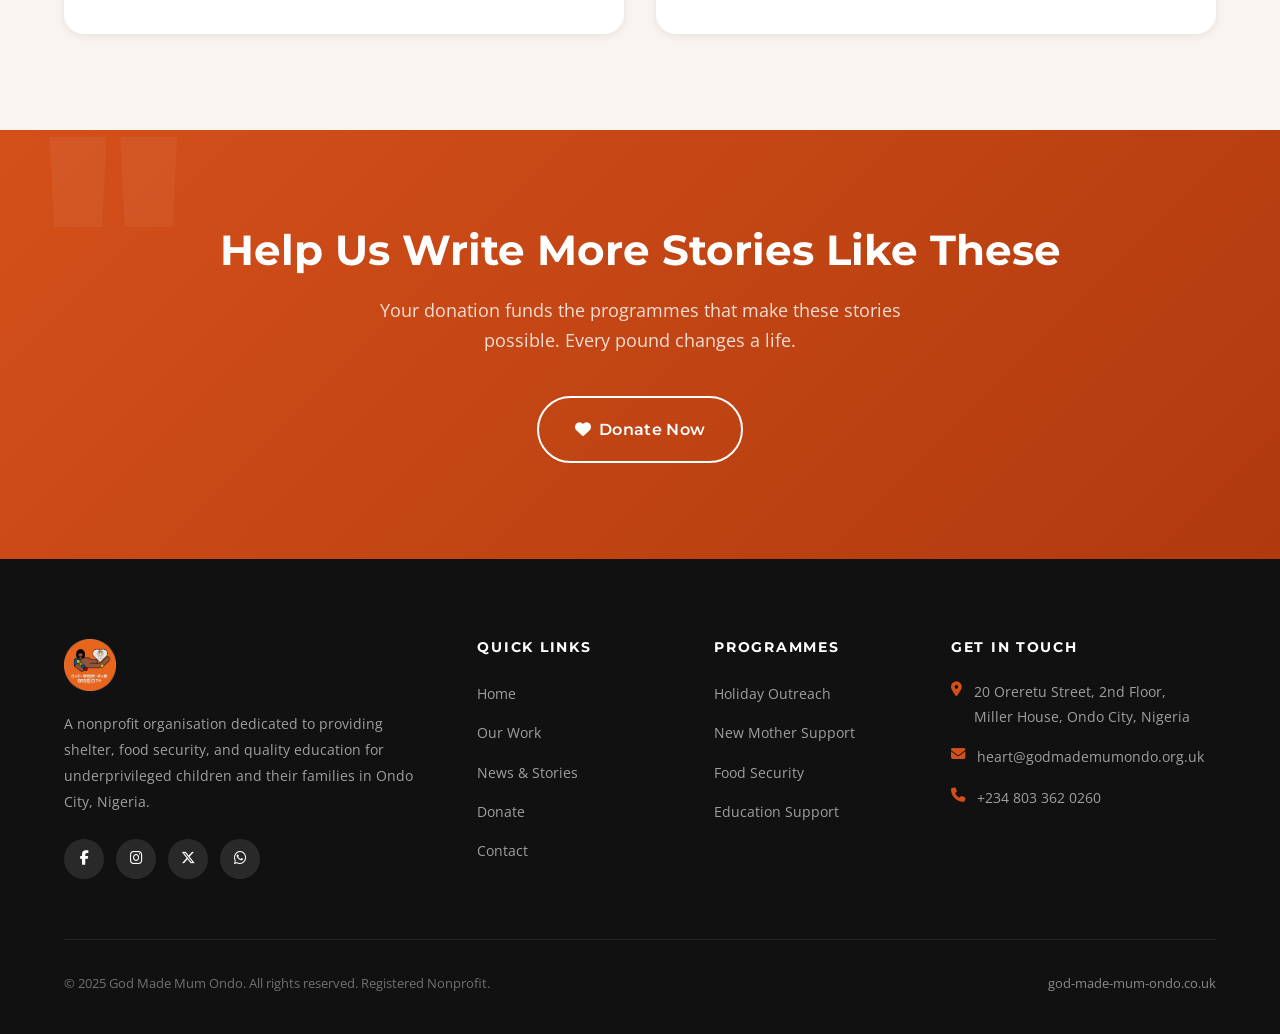
<file: news.html>
<!DOCTYPE html>
<html lang="en">
<head>
  <meta charset="UTF-8" />
  <meta name="viewport" content="width=device-width, initial-scale=1.0" />
  <meta name="description" content="News and Stories from God Made Mum Ondo – Read about our impact, campaigns, and the lives we change in Ondo City." />
  <title>News &amp; Stories | God Made Mum Ondo</title>

  <link rel="preconnect" href="https://fonts.googleapis.com" />
  <link rel="preconnect" href="https://fonts.gstatic.com" crossorigin />
  <link href="https://fonts.googleapis.com/css2?family=Montserrat:wght@400;600;700;800&family=Open+Sans:ital,wght@0,400;0,500;0,600;1,400&display=swap" rel="stylesheet" />
  <link rel="stylesheet" href="https://cdnjs.cloudflare.com/ajax/libs/font-awesome/6.5.1/css/all.min.css" />
  <link rel="stylesheet" href="styles.css" />
  <link rel="icon" href="images/cropped-godmademum-logo.png" type="image/png" />
</head>
<body>

  <!-- NAVBAR -->
  <nav class="navbar scrolled">
    <div class="container navbar-inner">
      <a href="index.html" class="navbar-logo">
        <img src="images/godmademum-logo.png" alt="God Made Mum Ondo" />
      </a>
      <ul class="navbar-nav">
        <li><a href="index.html">Home</a></li>
        <li><a href="our-work.html">Our Work</a></li>
        <li><a href="news.html" class="active">News &amp; Stories</a></li>
        <li><a href="contact.html">Contact</a></li>
      </ul>
      <div class="navbar-cta">
        <a href="donate.html" class="btn btn-primary">Donate Now</a>
      </div>
      <button class="hamburger" aria-label="Open menu"><span></span><span></span><span></span></button>
    </div>
  </nav>

  <div class="mobile-menu" role="dialog" aria-modal="true">
    <button class="mobile-menu-close">&times;</button>
    <a href="index.html">Home</a>
    <a href="our-work.html">Our Work</a>
    <a href="news.html">News &amp; Stories</a>
    <a href="contact.html">Contact</a>
    <a href="donate.html" class="btn btn-primary">Donate Now</a>
  </div>

  <!-- PAGE HERO -->
  <div class="page-hero" style="--hero-bg: url('images/cveoh_jjmee.jpg');">
    <div class="container page-hero-inner">
      <span class="section-label">Stories of Hope</span>
      <h1>News &amp; Stories</h1>
      <p>In the heart of Ondo City, a remarkable transformation is taking place. Read about the children, families, and communities we serve — and the difference your support makes.</p>
    </div>
  </div>

  <!-- FEATURED ARTICLE -->
  <section class="section bg-white">
    <div class="container">
      <div class="section-header">
        <span class="section-label">Featured Story</span>
        <h2>Latest from God Made Mum Ondo</h2>
      </div>

      <div class="news-grid fade-up">
        <div class="news-card">
          <div class="news-card-img">
            <img src="images/school-children-100.jpg" alt="Christmas food drive in Ondo City" />
          </div>
          <div class="news-card-body">
            <div class="news-card-meta">
              <span class="news-tag">Outreach</span>
              <span class="news-date">January 9, 2024</span>
            </div>
            <h3>Spreading Christmas Cheer: Successful Food Drive in Ondo City</h3>
            <p>
              This Christmas, the spirit of giving was truly alive in Ondo City.
              God Made Mum Ondo, in its unwavering commitment to help the helpless
              and vulnerable, organised a successful food drive called "Feed the Future"
              to combat hunger during the holiday season.
            </p>
            <p>
              A central component of the campaign was the <strong>Christmas Eve Community Feast</strong>,
              where children and families — many of them beneficiaries of the organisation — gathered to
              share meals and celebrate together. "The joy and gratitude in their eyes were the best
              Christmas gifts," said Praise Akinrinmade, founder.
            </p>
            <p>
              The initiative received substantial community support, with the response described as
              "overwhelming" — hundreds of community members donating food items and volunteering their
              time to ensure every child in Ondo City could celebrate with dignity.
            </p>
          </div>
        </div>

        <div class="news-sidebar">
          <div class="news-mini">
            <div class="news-mini-img">
              <img src="images/cveoh_jjmee.jpg" alt="Story of hope from Ondo City" />
            </div>
            <div class="news-mini-body">
              <div class="news-date">December 1, 2023</div>
              <h4>Transforming Lives: A Story of Hope from Ondo City</h4>
              <a href="#story-akin">Read below &darr;</a>
            </div>
          </div>

          <div class="news-mini">
            <div class="news-mini-img">
              <img src="images/box.jpg" alt="Donation supplies" />
            </div>
            <div class="news-mini-body">
              <div class="news-date">November 2023</div>
              <h4>Your Donations in Action: What Your Generosity Provides</h4>
              <a href="#donations-action">Read below &darr;</a>
            </div>
          </div>

          <div class="news-mini">
            <div class="news-mini-img">
              <img src="images/zf9_yiaekjs.jpg" alt="Back to school programme" />
            </div>
            <div class="news-mini-body">
              <div class="news-date">September 2023</div>
              <h4>Back to School: Supplies for 80 Children in Ondo City</h4>
              <a href="#back-to-school">Read below &darr;</a>
            </div>
          </div>
        </div>
      </div>
    </div>
  </section>

  <!-- ALL STORIES -->
  <section class="section bg-light">
    <div class="container">
      <div class="section-header center">
        <span class="section-label">All Stories</span>
        <h2>Stories of Change</h2>
      </div>

      <div class="news-full-grid">

        <!-- Story 1 -->
        <div class="news-full-card fade-up" id="story-akin">
          <div class="news-full-card-img">
            <img src="images/cveoh_jjmee.jpg" alt="Akin's story of hope" />
          </div>
          <div class="news-full-card-body">
            <div class="news-card-meta" style="margin-bottom:16px;">
              <span class="news-tag">Impact Story</span>
              <span class="news-date">December 1, 2023</span>
            </div>
            <h3>Transforming Lives: A Story of Hope from Ondo City</h3>
            <p>
              In the heart of Ondo City, a remarkable transformation is taking place.
              God Made Mum Ondo is making a significant difference in the lives of the
              most vulnerable. At the heart of our work is Akin — a 10-year-old who
              experienced homelessness before our organisation intervened.
            </p>
            <p>
              Akin not only has a safe shelter and regular meals but is also attending school.
              He dreams of becoming a doctor and helping others facing similar circumstances.
              The organisation provides comprehensive support including shelter, food assistance,
              educational opportunities, clothing, and toiletries — enabling children like Akin to
              rebuild their lives with dignity and hope.
            </p>
          </div>
        </div>

        <!-- Story 2 -->
        <div class="news-full-card fade-up fade-up-delay-1" id="donations-action">
          <div class="news-full-card-img">
            <img src="images/box.jpg" alt="Donation boxes and supplies" />
          </div>
          <div class="news-full-card-body">
            <div class="news-card-meta" style="margin-bottom:16px;">
              <span class="news-tag">Community</span>
              <span class="news-date">November 2023</span>
            </div>
            <h3>Your Donations in Action: What Your Generosity Provides</h3>
            <p>
              Every donation we receive is transformed into tangible change. &#163;5 feeds a child for a
              week. &#163;10 provides a full set of school supplies. &#163;25 gives a new mother the essentials
              she needs to care for her newborn.
            </p>
            <p>
              In November 2023, thanks to the generosity of our donors, we distributed over 200
              food parcels to families across Ondo City — enough to sustain entire households
              through the month. See our programmes page for how your gift is put to work.
            </p>
          </div>
        </div>

        <!-- Story 3 -->
        <div class="news-full-card fade-up" id="back-to-school">
          <div class="news-full-card-img">
            <img src="images/school-children-100.jpg" alt="Back to school supplies" />
          </div>
          <div class="news-full-card-body">
            <div class="news-card-meta" style="margin-bottom:16px;">
              <span class="news-tag">Education</span>
              <span class="news-date">September 2023</span>
            </div>
            <h3>Back to School: Supplies for 80 Children in Ondo City</h3>
            <p>
              As the new school term began in September 2023, God Made Mum Ondo ensured that 80
              children who might otherwise have stayed home had everything they needed to attend —
              school bags, notebooks, pens, uniforms, and more.
            </p>
            <p>
              Education is the most powerful tool we have to break the cycle of poverty. By removing
              the financial barrier of school supplies, we help children stay in the classroom and build
              a future for themselves and their families.
            </p>
          </div>
        </div>

        <!-- Story 4 -->
        <div class="news-full-card fade-up fade-up-delay-1">
          <div class="news-full-card-img">
            <img src="images/2podhmrvlik.jpg" alt="New mother support programme" />
          </div>
          <div class="news-full-card-body">
            <div class="news-card-meta" style="margin-bottom:16px;">
              <span class="news-tag">Mothers &amp; Babies</span>
              <span class="news-date">August 2023</span>
            </div>
            <h3>A New Beginning: Supporting Vulnerable Mothers in Ondo</h3>
            <p>
              Our New Mother Support programme has now reached over 50 mothers across Ondo City,
              providing each one with cash support, baby essentials, and clothing. For many of these
              women, the arrival of a baby could have meant overwhelming financial hardship.
            </p>
            <p>
              Instead, they received a welcome pack — and the message that their community stands
              with them. Every baby deserves to enter this world with warmth, care, and dignity.
            </p>
          </div>
        </div>

      </div>
    </div>
  </section>

  <!-- CTA -->
  <section class="donate-cta">
    <div class="container">
      <h2>Help Us Write More Stories Like These</h2>
      <p>Your donation funds the programmes that make these stories possible. Every pound changes a life.</p>
      <a href="donate.html" class="btn btn-outline btn-lg">
        <i class="fa-solid fa-heart"></i> Donate Now
      </a>
    </div>
  </section>

  <!-- FOOTER -->
  <footer class="footer">
    <div class="container">
      <div class="footer-grid">
        <div class="footer-brand">
          <img src="images/godmademum-logo.png" alt="God Made Mum Ondo" />
          <p>A nonprofit organisation dedicated to providing shelter, food security, and quality education for underprivileged children and their families in Ondo City, Nigeria.</p>
          <div class="footer-social">
            <a href="#" class="social-btn" aria-label="Facebook"><i class="fa-brands fa-facebook-f"></i></a>
            <a href="#" class="social-btn" aria-label="Instagram"><i class="fa-brands fa-instagram"></i></a>
            <a href="#" class="social-btn" aria-label="Twitter"><i class="fa-brands fa-x-twitter"></i></a>
            <a href="#" class="social-btn" aria-label="WhatsApp"><i class="fa-brands fa-whatsapp"></i></a>
          </div>
        </div>
        <div class="footer-col">
          <h5>Quick Links</h5>
          <ul>
            <li><a href="index.html">Home</a></li>
            <li><a href="our-work.html">Our Work</a></li>
            <li><a href="news.html">News &amp; Stories</a></li>
            <li><a href="donate.html">Donate</a></li>
            <li><a href="contact.html">Contact</a></li>
          </ul>
        </div>
        <div class="footer-col">
          <h5>Programmes</h5>
          <ul>
            <li><a href="our-work.html">Holiday Outreach</a></li>
            <li><a href="our-work.html">New Mother Support</a></li>
            <li><a href="our-work.html">Food Security</a></li>
            <li><a href="our-work.html">Education Support</a></li>
          </ul>
        </div>
        <div class="footer-col">
          <h5>Get in Touch</h5>
          <div class="footer-contact-item">
            <i class="fa-solid fa-location-dot footer-contact-icon"></i>
            <span>20 Oreretu Street, 2nd Floor,<br />Miller House, Ondo City, Nigeria</span>
          </div>
          <div class="footer-contact-item">
            <i class="fa-solid fa-envelope footer-contact-icon"></i>
            <a href="mailto:heart@godmademumondo.org.uk">heart@godmademumondo.org.uk</a>
          </div>
          <div class="footer-contact-item">
            <i class="fa-solid fa-phone footer-contact-icon"></i>
            <a href="tel:+2348033620260">+234 803 362 0260</a>
          </div>
        </div>
      </div>
      <div class="footer-bottom">
        <p>&copy; 2025 God Made Mum Ondo. All rights reserved. Registered Nonprofit.</p>
        <a href="https://god-made-mum-ondo.co.uk" target="_blank" rel="noopener">god-made-mum-ondo.co.uk</a>
      </div>
    </div>
  </footer>

  <script src="main.js"></script>
</body>
</html>
</file>
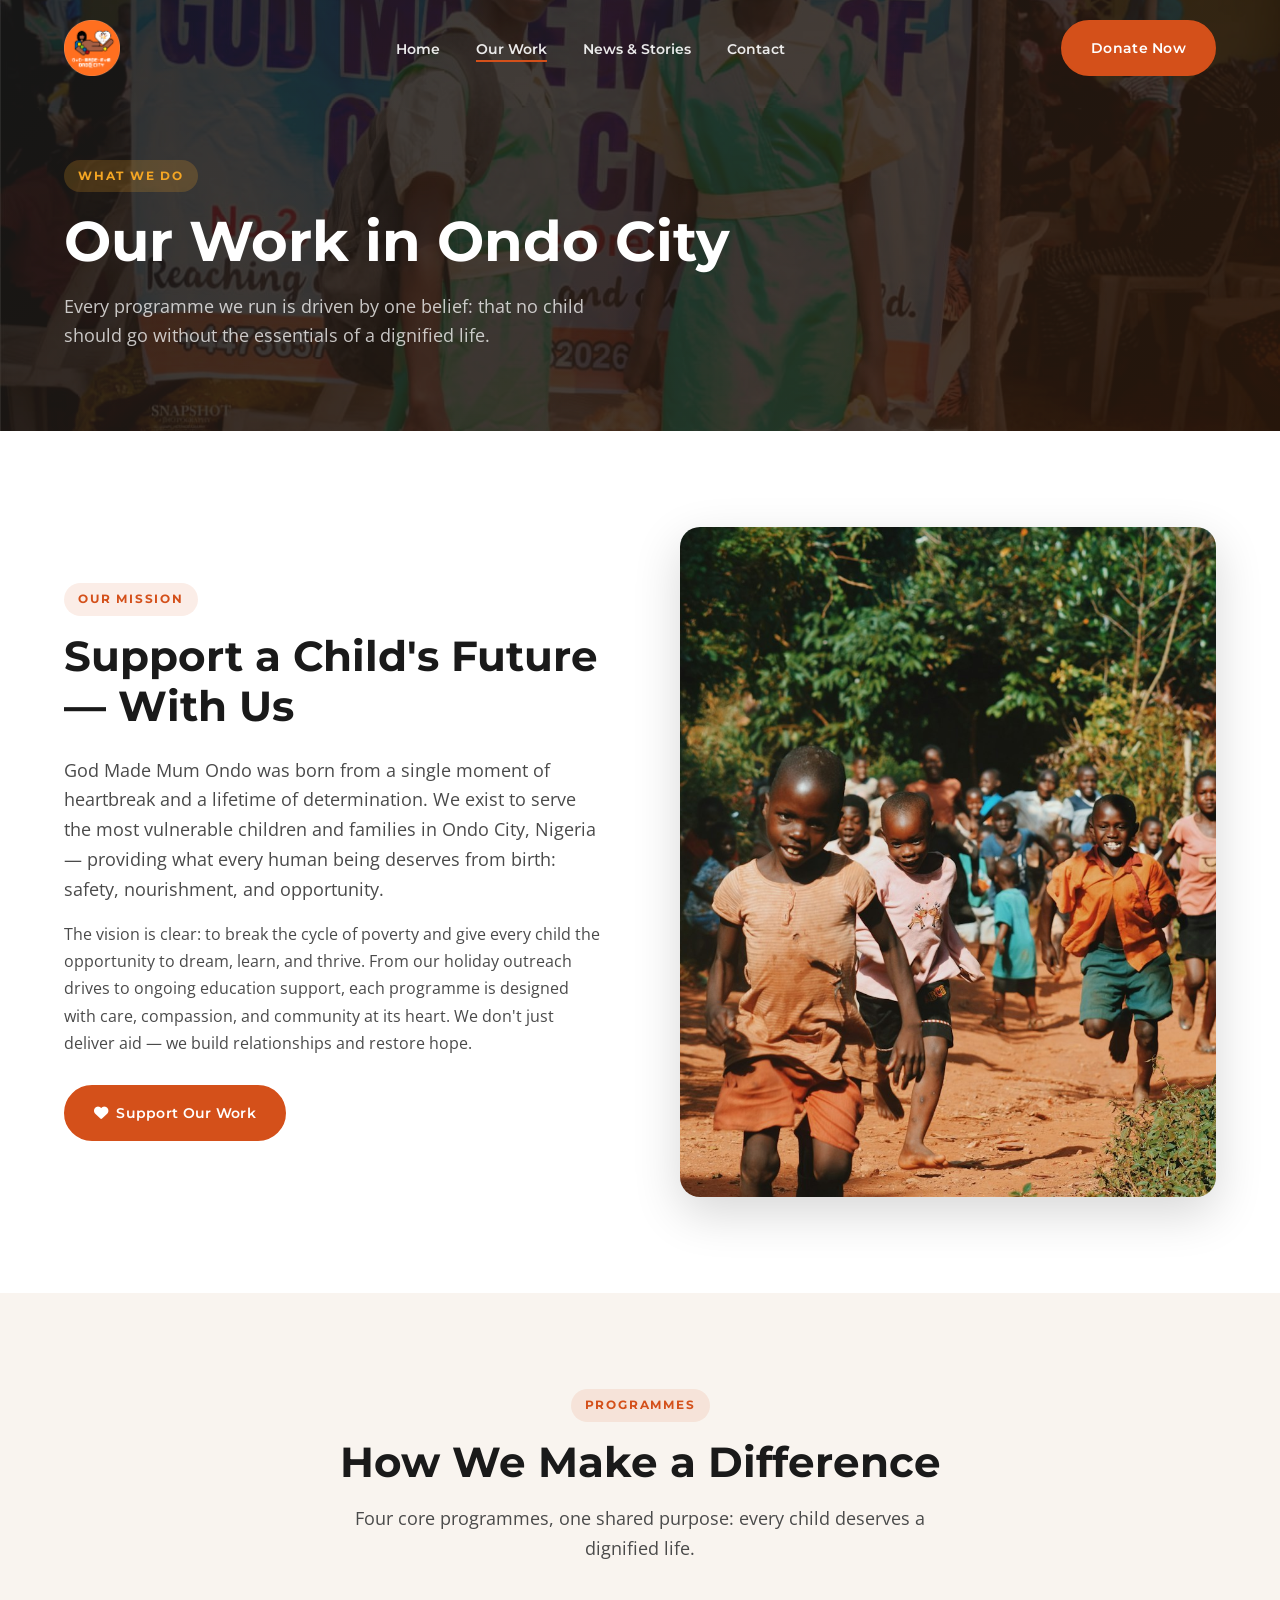
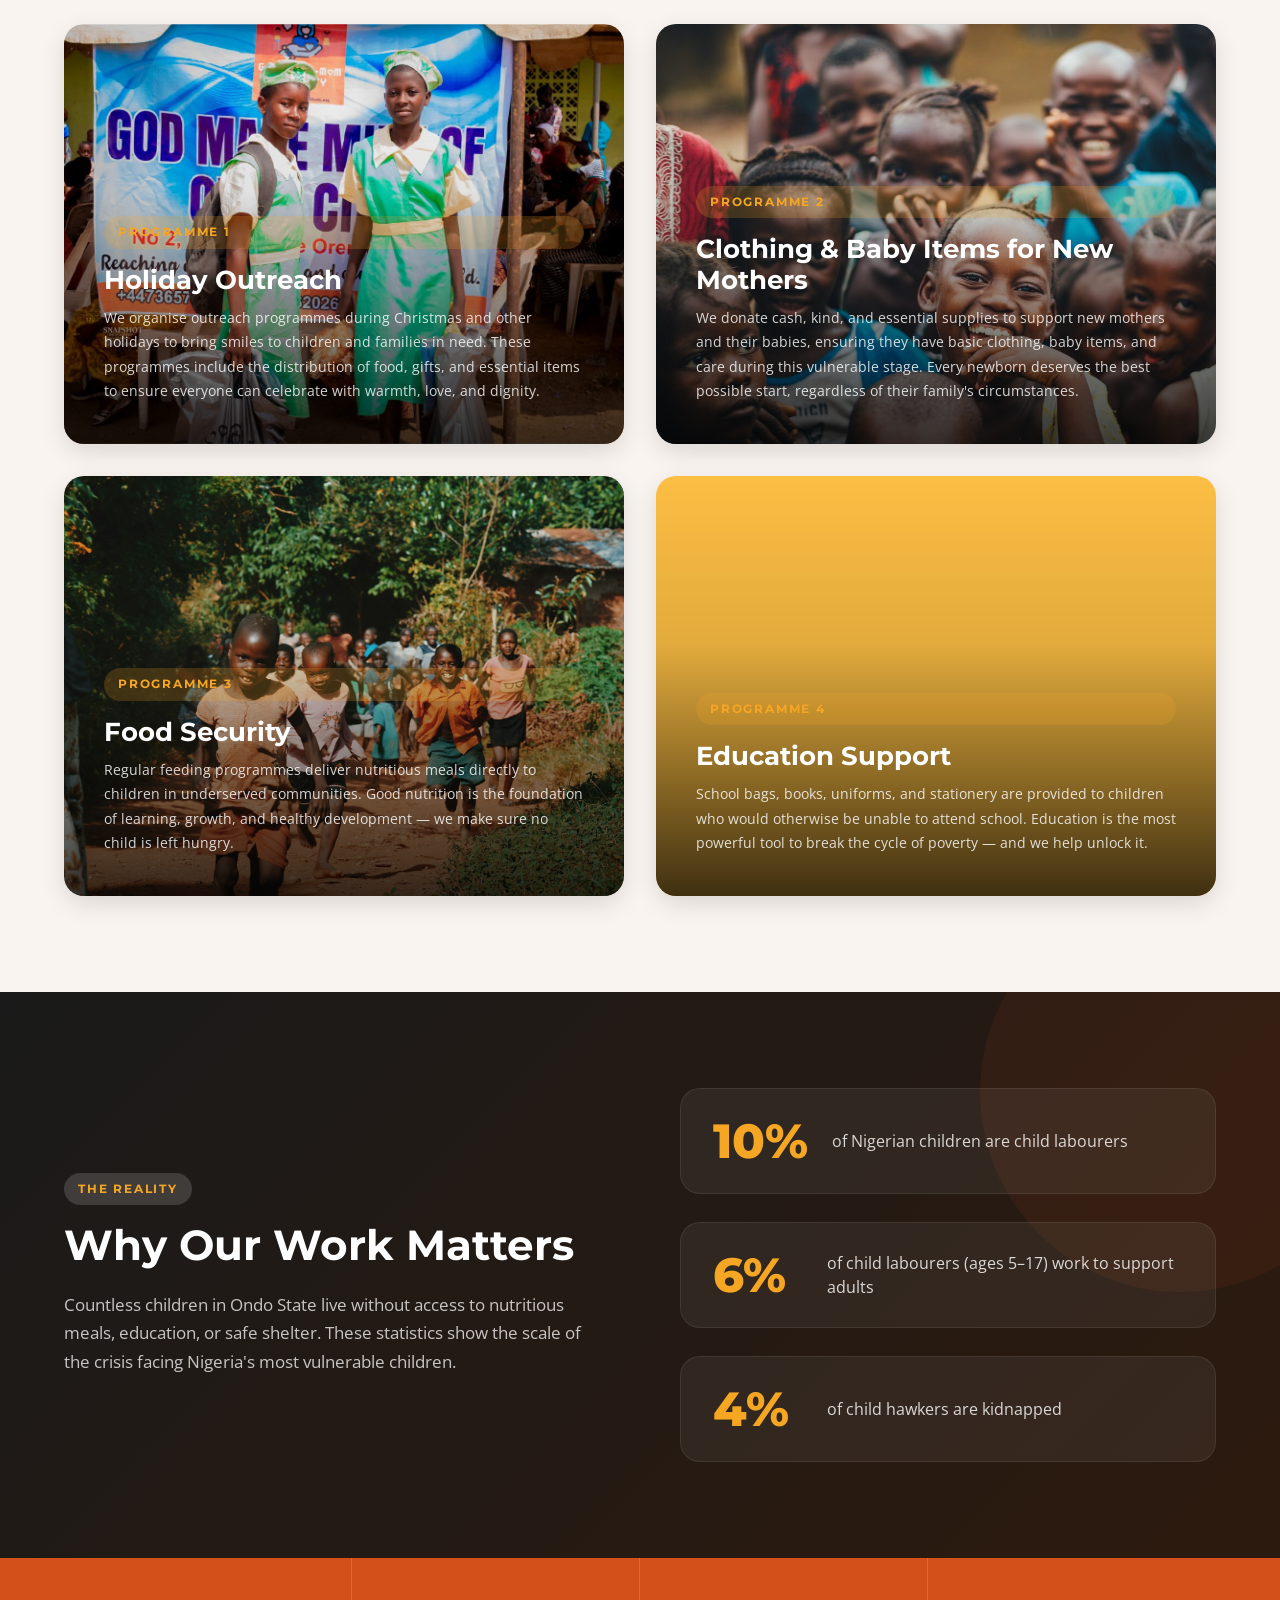
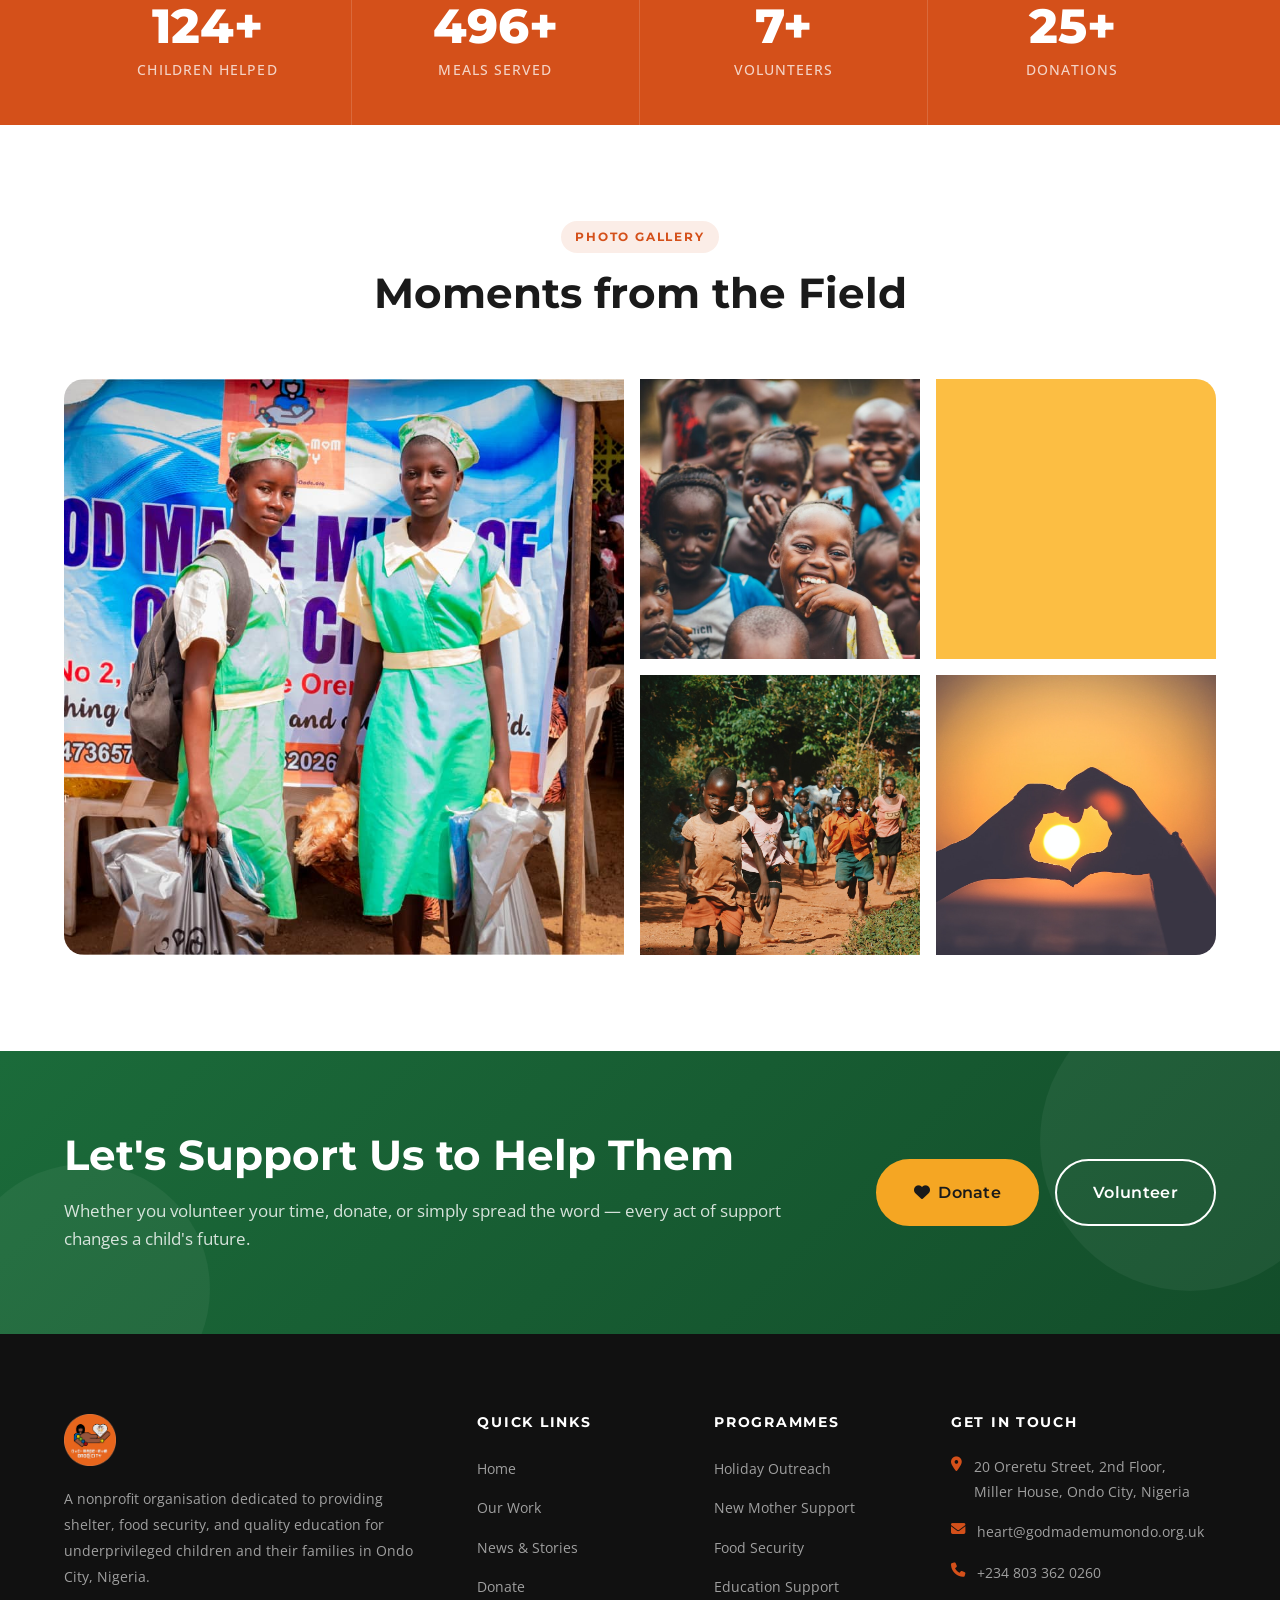
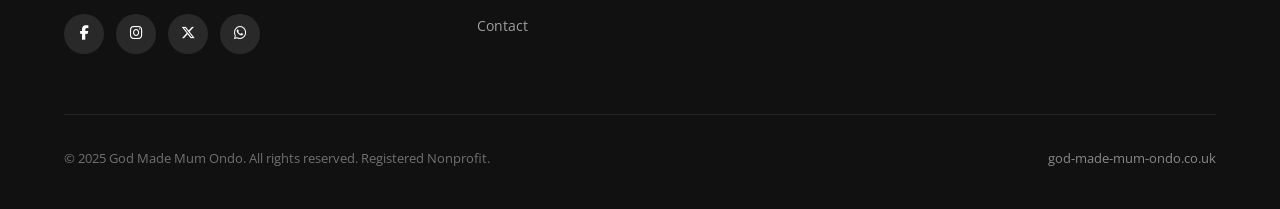
<file: our-work.html>
<!DOCTYPE html>
<html lang="en">
<head>
  <meta charset="UTF-8" />
  <meta name="viewport" content="width=device-width, initial-scale=1.0" />
  <meta name="description" content="Our Work – See how God Made Mum Ondo is changing lives in Ondo City through outreach, education, and community support." />
  <title>Our Work | God Made Mum Ondo</title>

  <link rel="preconnect" href="https://fonts.googleapis.com" />
  <link rel="preconnect" href="https://fonts.gstatic.com" crossorigin />
  <link href="https://fonts.googleapis.com/css2?family=Montserrat:wght@400;600;700;800&family=Open+Sans:ital,wght@0,400;0,500;0,600;1,400&display=swap" rel="stylesheet" />
  <link rel="stylesheet" href="https://cdnjs.cloudflare.com/ajax/libs/font-awesome/6.5.1/css/all.min.css" />
  <link rel="stylesheet" href="styles.css" />
  <link rel="icon" href="images/cropped-godmademum-logo.png" type="image/png" />
</head>
<body>

  <!-- NAVBAR -->
  <nav class="navbar scrolled">
    <div class="container navbar-inner">
      <a href="index.html" class="navbar-logo">
        <img src="images/godmademum-logo.png" alt="God Made Mum Ondo" />
      </a>
      <ul class="navbar-nav">
        <li><a href="index.html">Home</a></li>
        <li><a href="our-work.html" class="active">Our Work</a></li>
        <li><a href="news.html">News &amp; Stories</a></li>
        <li><a href="contact.html">Contact</a></li>
      </ul>
      <div class="navbar-cta">
        <a href="donate.html" class="btn btn-primary">Donate Now</a>
      </div>
      <button class="hamburger" aria-label="Open menu"><span></span><span></span><span></span></button>
    </div>
  </nav>

  <div class="mobile-menu" role="dialog" aria-modal="true">
    <button class="mobile-menu-close">&times;</button>
    <a href="index.html">Home</a>
    <a href="our-work.html">Our Work</a>
    <a href="news.html">News &amp; Stories</a>
    <a href="contact.html">Contact</a>
    <a href="donate.html" class="btn btn-primary">Donate Now</a>
  </div>

  <!-- PAGE HERO -->
  <div class="page-hero" style="--hero-bg: url('images/school-children-100.jpg');">
    <div class="container page-hero-inner">
      <span class="section-label">What We Do</span>
      <h1>Our Work in Ondo City</h1>
      <p>Every programme we run is driven by one belief: that no child should go without the essentials of a dignified life.</p>
    </div>
  </div>

  <!-- INTRO -->
  <section class="section bg-white">
    <div class="container">
      <div class="about-grid">
        <div class="about-content fade-up">
          <span class="section-label">Our Mission</span>
          <h2>Support a Child's Future — With Us</h2>
          <p style="font-size:1.1rem;">
            God Made Mum Ondo was born from a single moment of heartbreak and a lifetime
            of determination. We exist to serve the most vulnerable children and families
            in Ondo City, Nigeria — providing what every human being deserves from birth:
            safety, nourishment, and opportunity.
          </p>
          <p>
            The vision is clear: to break the cycle of poverty and give every child the
            opportunity to dream, learn, and thrive. From our holiday outreach drives to
            ongoing education support, each programme is designed with care, compassion,
            and community at its heart. We don't just deliver aid — we build relationships
            and restore hope.
          </p>
          <a href="donate.html" class="btn btn-primary" style="margin-top:12px;">
            <i class="fa-solid fa-heart"></i> Support Our Work
          </a>
        </div>
        <div class="about-images fade-up fade-up-delay-2">
          <img
            class="about-img-main"
            src="images/zf9_yiaekjs.jpg"
            alt="Children in Ondo City"
          />
        </div>
      </div>
    </div>
  </section>

  <!-- PROGRAMMES GRID -->
  <section class="section bg-light">
    <div class="container">
      <div class="section-header center">
        <span class="section-label">Programmes</span>
        <h2>How We Make a Difference</h2>
        <p>Four core programmes, one shared purpose: every child deserves a dignified life.</p>
      </div>

      <div class="work-grid">

        <div class="work-card fade-up">
          <img src="images/school-children-100.jpg" alt="Holiday Outreach in Ondo City" />
          <div class="work-card-overlay">
            <span class="section-label" style="color:#F5A623;background:rgba(245,166,35,0.2);">Programme 1</span>
            <h3>Holiday Outreach</h3>
            <p>
              We organise outreach programmes during Christmas and other holidays to bring
              smiles to children and families in need. These programmes include the
              distribution of food, gifts, and essential items to ensure everyone can
              celebrate with warmth, love, and dignity.
            </p>
          </div>
        </div>

        <div class="work-card fade-up fade-up-delay-1">
          <img src="images/cveoh_jjmee.jpg" alt="Supporting mothers and children" />
          <div class="work-card-overlay">
            <span class="section-label" style="color:#F5A623;background:rgba(245,166,35,0.2);">Programme 2</span>
            <h3>Clothing &amp; Baby Items for New Mothers</h3>
            <p>
              We donate cash, kind, and essential supplies to support new mothers and
              their babies, ensuring they have basic clothing, baby items, and care
              during this vulnerable stage. Every newborn deserves the best possible
              start, regardless of their family's circumstances.
            </p>
          </div>
        </div>

        <div class="work-card fade-up fade-up-delay-2">
          <img src="images/zf9_yiaekjs.jpg" alt="Children heading to school" />
          <div class="work-card-overlay">
            <span class="section-label" style="color:#F5A623;background:rgba(245,166,35,0.2);">Programme 3</span>
            <h3>Food Security</h3>
            <p>
              Regular feeding programmes deliver nutritious meals directly to children
              in underserved communities. Good nutrition is the foundation of learning,
              growth, and healthy development — we make sure no child is left hungry.
            </p>
          </div>
        </div>

        <div class="work-card fade-up fade-up-delay-3">
          <img src="images/box.jpg" alt="Education supplies for children" />
          <div class="work-card-overlay">
            <span class="section-label" style="color:#F5A623;background:rgba(245,166,35,0.2);">Programme 4</span>
            <h3>Education Support</h3>
            <p>
              School bags, books, uniforms, and stationery are provided to children who
              would otherwise be unable to attend school. Education is the most powerful
              tool to break the cycle of poverty — and we help unlock it.
            </p>
          </div>
        </div>

      </div>
    </div>
  </section>

  <!-- URGENCY STATS -->
  <section class="urgency-section">
    <div class="container">
      <div class="urgency-inner">
        <div class="urgency-content fade-up">
          <span class="section-label" style="background:rgba(255,255,255,0.15);color:var(--secondary);">The Reality</span>
          <h2>Why Our Work Matters</h2>
          <p>
            Countless children in Ondo State live without access to nutritious meals,
            education, or safe shelter. These statistics show the scale of the crisis
            facing Nigeria's most vulnerable children.
          </p>
        </div>
        <div class="urgency-stats">
          <div class="urgency-stat fade-up">
            <div class="urgency-stat-number" data-count="40" data-suffix="%">0</div>
            <div class="urgency-stat-text">of Nigerian children are child labourers</div>
          </div>
          <div class="urgency-stat fade-up fade-up-delay-1">
            <div class="urgency-stat-number" data-count="24" data-suffix="%">0</div>
            <div class="urgency-stat-text">of child labourers (ages 5–17) work to support adults</div>
          </div>
          <div class="urgency-stat fade-up fade-up-delay-2">
            <div class="urgency-stat-number" data-count="15" data-suffix="%">0</div>
            <div class="urgency-stat-text">of child hawkers are kidnapped</div>
          </div>
        </div>
      </div>
    </div>
  </section>

  <!-- IMPACT STATS -->
  <section class="stats-bar">
    <div class="container">
      <div class="stats-grid">
        <div class="stat-item">
          <div class="stat-number" data-count="500" data-suffix="+">0</div>
          <div class="stat-label">Children Helped</div>
        </div>
        <div class="stat-item">
          <div class="stat-number" data-count="2000" data-suffix="+">0</div>
          <div class="stat-label">Meals Served</div>
        </div>
        <div class="stat-item">
          <div class="stat-number" data-count="30" data-suffix="+">0</div>
          <div class="stat-label">Volunteers</div>
        </div>
        <div class="stat-item">
          <div class="stat-number" data-count="100" data-suffix="+">0</div>
          <div class="stat-label">Donations</div>
        </div>
      </div>
    </div>
  </section>

  <!-- GALLERY STRIP -->
  <section class="section bg-white">
    <div class="container">
      <div class="section-header center">
        <span class="section-label">Photo Gallery</span>
        <h2>Moments from the Field</h2>
      </div>

      <div class="gallery-grid fade-up">
        <div class="gallery-item">
          <img src="images/school-children-100.jpg" alt="School children at outreach event" />
          <div class="gallery-overlay"></div>
        </div>
        <div class="gallery-item">
          <img src="images/cveoh_jjmee.jpg" alt="Smiling children in Ondo" />
          <div class="gallery-overlay"></div>
        </div>
        <div class="gallery-item">
          <img src="images/box.jpg" alt="Supply boxes" />
          <div class="gallery-overlay"></div>
        </div>
        <div class="gallery-item">
          <img src="images/zf9_yiaekjs.jpg" alt="Children running on dirt path" />
          <div class="gallery-overlay"></div>
        </div>
        <div class="gallery-item">
          <img src="images/2podhmrvlik.jpg" alt="Love and hope" />
          <div class="gallery-overlay"></div>
        </div>
      </div>
    </div>
  </section>

  <!-- CTA -->
  <section class="mission-banner">
    <div class="container">
      <div class="mission-banner-inner">
        <div class="fade-up">
          <h2>Let's Support Us to Help Them</h2>
          <p>Whether you volunteer your time, donate, or simply spread the word — every act of support changes a child's future.</p>
        </div>
        <div class="fade-up fade-up-delay-2" style="display:flex;gap:16px;flex-wrap:wrap;">
          <a href="donate.html" class="btn btn-secondary btn-lg"><i class="fa-solid fa-heart"></i> Donate</a>
          <a href="contact.html" class="btn btn-outline btn-lg">Volunteer</a>
        </div>
      </div>
    </div>
  </section>

  <!-- FOOTER -->
  <footer class="footer">
    <div class="container">
      <div class="footer-grid">
        <div class="footer-brand">
          <img src="images/godmademum-logo.png" alt="God Made Mum Ondo" />
          <p>A nonprofit organisation dedicated to providing shelter, food security, and quality education for underprivileged children and their families in Ondo City, Nigeria.</p>
          <div class="footer-social">
            <a href="#" class="social-btn" aria-label="Facebook"><i class="fa-brands fa-facebook-f"></i></a>
            <a href="#" class="social-btn" aria-label="Instagram"><i class="fa-brands fa-instagram"></i></a>
            <a href="#" class="social-btn" aria-label="Twitter"><i class="fa-brands fa-x-twitter"></i></a>
            <a href="#" class="social-btn" aria-label="WhatsApp"><i class="fa-brands fa-whatsapp"></i></a>
          </div>
        </div>
        <div class="footer-col">
          <h5>Quick Links</h5>
          <ul>
            <li><a href="index.html">Home</a></li>
            <li><a href="our-work.html">Our Work</a></li>
            <li><a href="news.html">News &amp; Stories</a></li>
            <li><a href="donate.html">Donate</a></li>
            <li><a href="contact.html">Contact</a></li>
          </ul>
        </div>
        <div class="footer-col">
          <h5>Programmes</h5>
          <ul>
            <li><a href="our-work.html">Holiday Outreach</a></li>
            <li><a href="our-work.html">New Mother Support</a></li>
            <li><a href="our-work.html">Food Security</a></li>
            <li><a href="our-work.html">Education Support</a></li>
          </ul>
        </div>
        <div class="footer-col">
          <h5>Get in Touch</h5>
          <div class="footer-contact-item">
            <i class="fa-solid fa-location-dot footer-contact-icon"></i>
            <span>20 Oreretu Street, 2nd Floor,<br />Miller House, Ondo City, Nigeria</span>
          </div>
          <div class="footer-contact-item">
            <i class="fa-solid fa-envelope footer-contact-icon"></i>
            <a href="mailto:heart@godmademumondo.org.uk">heart@godmademumondo.org.uk</a>
          </div>
          <div class="footer-contact-item">
            <i class="fa-solid fa-phone footer-contact-icon"></i>
            <a href="tel:+2348033620260">+234 803 362 0260</a>
          </div>
        </div>
      </div>
      <div class="footer-bottom">
        <p>&copy; 2025 God Made Mum Ondo. All rights reserved. Registered Nonprofit.</p>
        <a href="https://god-made-mum-ondo.co.uk" target="_blank" rel="noopener">god-made-mum-ondo.co.uk</a>
      </div>
    </div>
  </footer>

  <script src="main.js"></script>
</body>
</html>
</file>
<file: styles.css>
/* ============================================
   GOD MADE MUM ONDO - Global Stylesheet
   ============================================ */

/* --- CSS Variables --- */
:root {
  --primary: #D4501A;
  --primary-dark: #B03A0E;
  --primary-light: #F07040;
  --secondary: #F5A623;
  --secondary-light: #FDD07A;
  --green: #1B6B3A;
  --green-dark: #134D2A;
  --green-light: #2E9F57;
  --dark: #1A1A1A;
  --mid: #4A4A4A;
  --muted: #7A7A7A;
  --light: #F9F4EF;
  --white: #FFFFFF;
  --border: #E8DDD5;
  --shadow-sm: 0 2px 8px rgba(0,0,0,0.08);
  --shadow-md: 0 8px 24px rgba(0,0,0,0.12);
  --shadow-lg: 0 16px 48px rgba(0,0,0,0.16);
  --radius: 12px;
  --radius-lg: 20px;
  --transition: 0.3s ease;
}

/* --- Reset & Base --- */
*, *::before, *::after { box-sizing: border-box; margin: 0; padding: 0; }

html { scroll-behavior: smooth; font-size: 16px; }

body {
  font-family: 'Open Sans', sans-serif;
  color: var(--dark);
  background: var(--white);
  line-height: 1.7;
  overflow-x: hidden;
}

img { max-width: 100%; height: auto; display: block; }

a { color: inherit; text-decoration: none; }

ul { list-style: none; }

/* --- Typography --- */
h1, h2, h3, h4, h5 {
  font-family: 'Montserrat', sans-serif;
  font-weight: 700;
  line-height: 1.2;
  color: var(--dark);
}

h1 { font-size: clamp(2rem, 5vw, 3.5rem); }
h2 { font-size: clamp(1.6rem, 3.5vw, 2.6rem); }
h3 { font-size: clamp(1.2rem, 2.5vw, 1.6rem); }
h4 { font-size: 1.1rem; }

p { margin-bottom: 1rem; color: var(--mid); }
p:last-child { margin-bottom: 0; }

/* --- Layout Utilities --- */
.container {
  max-width: 1200px;
  margin: 0 auto;
  padding: 0 24px;
}

.section {
  padding: 96px 0;
}

.section-sm {
  padding: 64px 0;
}

.section-label {
  display: inline-block;
  font-family: 'Montserrat', sans-serif;
  font-size: 0.75rem;
  font-weight: 700;
  letter-spacing: 0.15em;
  text-transform: uppercase;
  color: var(--primary);
  margin-bottom: 16px;
  padding: 6px 14px;
  background: rgba(212, 80, 26, 0.1);
  border-radius: 100px;
}

.section-header {
  margin-bottom: 60px;
}

.section-header.center {
  text-align: center;
  max-width: 640px;
  margin-left: auto;
  margin-right: auto;
}

.section-header h2 {
  margin-bottom: 16px;
}

.section-header p {
  font-size: 1.1rem;
}

/* --- Buttons --- */
.btn {
  display: inline-flex;
  align-items: center;
  gap: 8px;
  padding: 14px 28px;
  border-radius: 100px;
  font-family: 'Montserrat', sans-serif;
  font-weight: 600;
  font-size: 0.9rem;
  letter-spacing: 0.02em;
  cursor: pointer;
  border: 2px solid transparent;
  transition: var(--transition);
  white-space: nowrap;
}

.btn-primary {
  background: var(--primary);
  color: var(--white);
  border-color: var(--primary);
}

.btn-primary:hover {
  background: var(--primary-dark);
  border-color: var(--primary-dark);
  transform: translateY(-2px);
  box-shadow: 0 8px 24px rgba(212, 80, 26, 0.35);
}

.btn-secondary {
  background: var(--secondary);
  color: var(--dark);
  border-color: var(--secondary);
}

.btn-secondary:hover {
  background: #e09610;
  border-color: #e09610;
  transform: translateY(-2px);
  box-shadow: 0 8px 24px rgba(245, 166, 35, 0.4);
}

.btn-outline {
  background: transparent;
  color: var(--white);
  border-color: var(--white);
}

.btn-outline:hover {
  background: var(--white);
  color: var(--primary);
  transform: translateY(-2px);
}

.btn-outline-dark {
  background: transparent;
  color: var(--primary);
  border-color: var(--primary);
}

.btn-outline-dark:hover {
  background: var(--primary);
  color: var(--white);
  transform: translateY(-2px);
}

.btn-green {
  background: var(--green);
  color: var(--white);
  border-color: var(--green);
}

.btn-green:hover {
  background: var(--green-dark);
  border-color: var(--green-dark);
  transform: translateY(-2px);
  box-shadow: 0 8px 24px rgba(27, 107, 58, 0.35);
}

.btn-lg {
  padding: 18px 36px;
  font-size: 1rem;
}

/* --- Navigation --- */
.navbar {
  position: fixed;
  top: 0;
  left: 0;
  right: 0;
  z-index: 1000;
  padding: 20px 0;
  transition: background 0.4s ease, padding 0.4s ease, box-shadow 0.4s ease;
}

.navbar.scrolled {
  background: var(--white);
  padding: 14px 0;
  box-shadow: 0 2px 20px rgba(0,0,0,0.08);
}

.navbar-inner {
  display: flex;
  align-items: center;
  justify-content: space-between;
}

.navbar-logo img {
  height: 56px;
  width: auto;
  transition: filter 0.3s ease;
}

.navbar:not(.scrolled) .navbar-logo img {
  /* logo stays as-is — orange circle is self-visible */
}

.navbar-nav {
  display: flex;
  align-items: center;
  gap: 36px;
}

.navbar-nav a {
  font-family: 'Montserrat', sans-serif;
  font-weight: 600;
  font-size: 0.9rem;
  color: var(--white);
  transition: color var(--transition);
  position: relative;
}

.navbar:not(.scrolled) .navbar-nav a {
  color: rgba(255,255,255,0.9);
}

.navbar.scrolled .navbar-nav a {
  color: var(--dark);
}

.navbar-nav a::after {
  content: '';
  position: absolute;
  bottom: -4px;
  left: 0;
  right: 100%;
  height: 2px;
  background: var(--primary);
  transition: right var(--transition);
}

.navbar-nav a:hover::after,
.navbar-nav a.active::after {
  right: 0;
}

.navbar.scrolled .navbar-nav a:hover {
  color: var(--primary);
}

.navbar-cta {
  display: flex;
  align-items: center;
  gap: 12px;
}

.hamburger {
  display: none;
  flex-direction: column;
  gap: 5px;
  background: none;
  border: none;
  cursor: pointer;
  padding: 4px;
}

.hamburger span {
  display: block;
  width: 26px;
  height: 2px;
  background: var(--white);
  transition: var(--transition);
  border-radius: 2px;
}

.navbar.scrolled .hamburger span {
  background: var(--dark);
}

.hamburger.open span:nth-child(1) { transform: translateY(7px) rotate(45deg); }
.hamburger.open span:nth-child(2) { opacity: 0; }
.hamburger.open span:nth-child(3) { transform: translateY(-7px) rotate(-45deg); }

.mobile-menu {
  display: none;
  position: fixed;
  top: 0;
  left: 0;
  right: 0;
  bottom: 0;
  background: var(--white);
  z-index: 999;
  flex-direction: column;
  align-items: center;
  justify-content: center;
  gap: 32px;
  opacity: 0;
  pointer-events: none;
  transition: opacity 0.3s ease;
}

.mobile-menu.open {
  opacity: 1;
  pointer-events: all;
}

.mobile-menu a {
  font-family: 'Montserrat', sans-serif;
  font-weight: 700;
  font-size: 1.5rem;
  color: var(--dark);
  transition: color var(--transition);
}

.mobile-menu a:hover { color: var(--primary); }

.mobile-menu-close {
  position: absolute;
  top: 24px;
  right: 24px;
  background: none;
  border: none;
  font-size: 2rem;
  cursor: pointer;
  color: var(--dark);
}

/* --- Hero --- */
.hero {
  position: relative;
  min-height: 100vh;
  display: flex;
  align-items: center;
  overflow: hidden;
}

.hero-bg {
  position: absolute;
  inset: 0;
  background-image: url('images/school-children-100.jpg');
  background-size: cover;
  background-position: center;
  transform: scale(1.05);
  transition: transform 8s ease;
}

.hero-bg::after {
  content: '';
  position: absolute;
  inset: 0;
  background: linear-gradient(
    to right,
    rgba(0, 0, 0, 0.78) 0%,
    rgba(0, 0, 0, 0.55) 60%,
    rgba(0, 0, 0, 0.35) 100%
  );
}

.hero-content {
  position: relative;
  z-index: 1;
  max-width: 700px;
  color: var(--white);
  padding-top: 80px;
}

.hero-badge {
  display: inline-flex;
  align-items: center;
  gap: 8px;
  background: rgba(255,255,255,0.15);
  backdrop-filter: blur(10px);
  border: 1px solid rgba(255,255,255,0.25);
  border-radius: 100px;
  padding: 8px 18px;
  font-family: 'Montserrat', sans-serif;
  font-size: 0.8rem;
  font-weight: 600;
  letter-spacing: 0.1em;
  text-transform: uppercase;
  color: var(--white);
  margin-bottom: 28px;
}

.hero-badge span { color: var(--secondary); }

.hero h1 {
  color: var(--white);
  margin-bottom: 24px;
  text-shadow: 0 2px 20px rgba(0,0,0,0.3);
}

.hero h1 em {
  font-style: normal;
  color: var(--secondary);
}

.hero p {
  font-size: 1.15rem;
  color: rgba(255,255,255,0.88);
  margin-bottom: 40px;
  max-width: 560px;
}

.hero-actions {
  display: flex;
  gap: 16px;
  flex-wrap: wrap;
}

.hero-scroll {
  position: absolute;
  bottom: 40px;
  left: 50%;
  transform: translateX(-50%);
  z-index: 1;
  display: flex;
  flex-direction: column;
  align-items: center;
  gap: 8px;
  color: rgba(255,255,255,0.7);
  font-size: 0.75rem;
  font-family: 'Montserrat', sans-serif;
  letter-spacing: 0.1em;
  text-transform: uppercase;
  animation: bounce 2s infinite;
}

.hero-scroll::after {
  content: '';
  display: block;
  width: 1px;
  height: 48px;
  background: linear-gradient(to bottom, rgba(255,255,255,0.7), transparent);
}

@keyframes bounce {
  0%, 100% { transform: translateX(-50%) translateY(0); }
  50% { transform: translateX(-50%) translateY(-8px); }
}

/* --- Stats Bar --- */
.stats-bar {
  background: var(--primary);
  padding: 0;
}

.stats-grid {
  display: grid;
  grid-template-columns: repeat(4, 1fr);
  gap: 0;
}

.stat-item {
  padding: 44px 32px;
  text-align: center;
  border-right: 1px solid rgba(255,255,255,0.15);
  transition: background var(--transition);
}

.stat-item:last-child { border-right: none; }

.stat-item:hover { background: rgba(255,255,255,0.08); }

.stat-number {
  font-family: 'Montserrat', sans-serif;
  font-size: clamp(2rem, 4vw, 3rem);
  font-weight: 800;
  color: var(--white);
  line-height: 1;
  margin-bottom: 8px;
}

.stat-label {
  font-size: 0.85rem;
  font-weight: 500;
  color: rgba(255,255,255,0.75);
  text-transform: uppercase;
  letter-spacing: 0.08em;
}

/* --- About --- */
.about {
  background: var(--white);
}

.about-grid {
  display: grid;
  grid-template-columns: 1fr 1fr;
  gap: 80px;
  align-items: center;
}

.about-images {
  position: relative;
}

.about-img-main {
  border-radius: var(--radius-lg);
  overflow: hidden;
  box-shadow: var(--shadow-lg);
  aspect-ratio: 4/5;
  object-fit: cover;
  width: 100%;
}

.about-img-accent {
  position: absolute;
  bottom: -32px;
  right: -32px;
  width: 200px;
  height: 200px;
  border-radius: var(--radius);
  object-fit: cover;
  border: 6px solid var(--white);
  box-shadow: var(--shadow-md);
}

.about-badge {
  position: absolute;
  top: 32px;
  right: -20px;
  background: var(--secondary);
  color: var(--dark);
  border-radius: var(--radius);
  padding: 20px;
  text-align: center;
  box-shadow: var(--shadow-md);
}

.about-badge-number {
  font-family: 'Montserrat', sans-serif;
  font-size: 2rem;
  font-weight: 800;
  line-height: 1;
}

.about-badge-text {
  font-size: 0.75rem;
  font-weight: 600;
  margin-top: 4px;
}

.about-content .section-label { margin-bottom: 16px; }

.about-content h2 { margin-bottom: 24px; }

.about-values {
  margin-top: 32px;
  display: flex;
  flex-direction: column;
  gap: 16px;
}

.about-value {
  display: flex;
  gap: 16px;
  align-items: flex-start;
}

.about-value-icon {
  flex-shrink: 0;
  width: 44px;
  height: 44px;
  border-radius: 10px;
  background: rgba(212, 80, 26, 0.1);
  display: flex;
  align-items: center;
  justify-content: center;
  font-size: 1.2rem;
}

.about-value-text h4 {
  margin-bottom: 4px;
  color: var(--dark);
}

.about-value-text p {
  font-size: 0.9rem;
  margin: 0;
}

/* --- Urgency Section --- */
.urgency-section {
  background: linear-gradient(135deg, var(--dark) 0%, #2D1A0E 100%);
  padding: 96px 0;
  position: relative;
  overflow: hidden;
}

.urgency-section::before {
  content: '';
  position: absolute;
  top: -100px;
  right: -100px;
  width: 400px;
  height: 400px;
  border-radius: 50%;
  background: rgba(212, 80, 26, 0.08);
}

.urgency-inner {
  position: relative;
  z-index: 1;
  display: grid;
  grid-template-columns: 1fr 1fr;
  gap: 80px;
  align-items: center;
}

.urgency-content h2 {
  color: var(--white);
  margin-bottom: 20px;
}

.urgency-content p {
  color: rgba(255,255,255,0.75);
  font-size: 1.05rem;
}

.urgency-stats {
  display: flex;
  flex-direction: column;
  gap: 28px;
}

.urgency-stat {
  display: flex;
  align-items: center;
  gap: 24px;
  padding: 28px 32px;
  background: rgba(255,255,255,0.06);
  border-radius: var(--radius-lg);
  border: 1px solid rgba(255,255,255,0.08);
  transition: background var(--transition);
}

.urgency-stat:hover {
  background: rgba(255,255,255,0.1);
}

.urgency-stat-number {
  font-family: 'Montserrat', sans-serif;
  font-size: clamp(2rem, 4vw, 3rem);
  font-weight: 800;
  color: var(--secondary);
  line-height: 1;
  min-width: 90px;
  flex-shrink: 0;
}

.urgency-stat-text {
  font-size: 1rem;
  color: rgba(255,255,255,0.82);
  line-height: 1.5;
}

@media (max-width: 960px) {
  .urgency-inner { grid-template-columns: 1fr; gap: 48px; }
}

@media (max-width: 768px) {
  .urgency-section { padding: 60px 0; }
  .urgency-stat { padding: 20px 24px; gap: 16px; }
  .urgency-stat-number { min-width: 70px; }
}

/* --- Programs --- */
.programs {
  background: var(--light);
}

.programs-grid {
  display: grid;
  grid-template-columns: repeat(3, 1fr);
  gap: 32px;
}

.program-card {
  background: var(--white);
  border-radius: var(--radius-lg);
  overflow: hidden;
  box-shadow: var(--shadow-sm);
  transition: transform var(--transition), box-shadow var(--transition);
}

.program-card:hover {
  transform: translateY(-8px);
  box-shadow: var(--shadow-lg);
}

.program-card-img {
  height: 220px;
  overflow: hidden;
}

.program-card-img img {
  width: 100%;
  height: 100%;
  object-fit: cover;
  transition: transform 0.5s ease;
}

.program-card:hover .program-card-img img {
  transform: scale(1.08);
}

.program-card-body {
  padding: 28px;
}

.program-card-icon {
  width: 48px;
  height: 48px;
  border-radius: 12px;
  background: rgba(212, 80, 26, 0.1);
  display: flex;
  align-items: center;
  justify-content: center;
  font-size: 1.4rem;
  margin-bottom: 16px;
}

.program-card h3 {
  margin-bottom: 12px;
  font-size: 1.15rem;
}

.program-card p {
  font-size: 0.9rem;
  margin-bottom: 20px;
}

.program-card-link {
  font-family: 'Montserrat', sans-serif;
  font-size: 0.85rem;
  font-weight: 700;
  color: var(--primary);
  display: inline-flex;
  align-items: center;
  gap: 6px;
  transition: gap var(--transition);
}

.program-card-link:hover { gap: 10px; }

/* --- Mission Banner --- */
.mission-banner {
  background: linear-gradient(135deg, var(--green) 0%, var(--green-dark) 100%);
  padding: 80px 0;
  position: relative;
  overflow: hidden;
}

.mission-banner::before {
  content: '';
  position: absolute;
  top: -60px;
  right: -60px;
  width: 300px;
  height: 300px;
  border-radius: 50%;
  background: rgba(255,255,255,0.05);
}

.mission-banner::after {
  content: '';
  position: absolute;
  bottom: -80px;
  left: -40px;
  width: 250px;
  height: 250px;
  border-radius: 50%;
  background: rgba(255,255,255,0.05);
}

.mission-banner-inner {
  position: relative;
  z-index: 1;
  display: grid;
  grid-template-columns: 1fr auto;
  gap: 60px;
  align-items: center;
}

.mission-banner h2 { color: var(--white); margin-bottom: 16px; }
.mission-banner p { color: rgba(255,255,255,0.82); font-size: 1.05rem; }

/* --- Gallery / Story Section --- */
.gallery {
  background: var(--white);
}

.gallery-grid {
  display: grid;
  grid-template-columns: 2fr 1fr 1fr;
  grid-template-rows: 280px 280px;
  gap: 16px;
  border-radius: var(--radius-lg);
  overflow: hidden;
}

.gallery-item {
  overflow: hidden;
  position: relative;
}

.gallery-item:first-child {
  grid-row: 1 / 3;
}

.gallery-item img {
  width: 100%;
  height: 100%;
  object-fit: cover;
  transition: transform 0.5s ease;
}

.gallery-item:hover img { transform: scale(1.06); }

.gallery-overlay {
  position: absolute;
  inset: 0;
  background: linear-gradient(to top, rgba(0,0,0,0.5), transparent);
  opacity: 0;
  transition: opacity var(--transition);
}

.gallery-item:hover .gallery-overlay { opacity: 1; }

/* --- Team --- */
.team {
  background: var(--light);
}

.team-grid {
  display: grid;
  grid-template-columns: repeat(4, 1fr);
  gap: 32px;
}

.team-card {
  background: var(--white);
  border-radius: var(--radius-lg);
  overflow: hidden;
  text-align: center;
  box-shadow: var(--shadow-sm);
  transition: transform var(--transition), box-shadow var(--transition);
}

.team-card:hover {
  transform: translateY(-6px);
  box-shadow: var(--shadow-md);
}

.team-card-img {
  height: 260px;
  overflow: hidden;
  position: relative;
}

.team-card-img img {
  width: 100%;
  height: 100%;
  object-fit: cover;
  object-position: center top;
  transition: transform 0.5s ease;
}

.team-card:hover .team-card-img img { transform: scale(1.05); }

.team-card-body {
  padding: 24px 20px;
}

.team-card-body h4 {
  margin-bottom: 6px;
  font-size: 1rem;
}

.team-card-body p {
  font-size: 0.82rem;
  color: var(--primary);
  font-weight: 600;
  text-transform: uppercase;
  letter-spacing: 0.08em;
  margin: 0;
}

/* --- News Section --- */
.news {
  background: var(--white);
}

.news-grid {
  display: grid;
  grid-template-columns: 1.5fr 1fr;
  gap: 32px;
}

.news-card {
  background: var(--light);
  border-radius: var(--radius-lg);
  overflow: hidden;
  box-shadow: var(--shadow-sm);
  transition: transform var(--transition), box-shadow var(--transition);
  display: flex;
  flex-direction: column;
}

.news-card:hover {
  transform: translateY(-6px);
  box-shadow: var(--shadow-md);
}

.news-card-img {
  height: 260px;
  overflow: hidden;
}

.news-card-img img {
  width: 100%;
  height: 100%;
  object-fit: cover;
  transition: transform 0.5s ease;
}

.news-card:hover .news-card-img img { transform: scale(1.06); }

.news-card-body {
  padding: 32px;
  flex: 1;
  display: flex;
  flex-direction: column;
}

.news-card-meta {
  display: flex;
  align-items: center;
  gap: 12px;
  margin-bottom: 16px;
}

.news-tag {
  display: inline-block;
  padding: 4px 12px;
  background: rgba(212, 80, 26, 0.1);
  color: var(--primary);
  border-radius: 100px;
  font-family: 'Montserrat', sans-serif;
  font-size: 0.75rem;
  font-weight: 700;
  text-transform: uppercase;
  letter-spacing: 0.08em;
}

.news-date {
  font-size: 0.82rem;
  color: var(--muted);
}

.news-card h3 {
  font-size: 1.2rem;
  margin-bottom: 12px;
  line-height: 1.4;
}

.news-card p { font-size: 0.9rem; flex: 1; }

.news-card-link {
  font-family: 'Montserrat', sans-serif;
  font-size: 0.85rem;
  font-weight: 700;
  color: var(--primary);
  margin-top: 20px;
  display: inline-flex;
  align-items: center;
  gap: 6px;
  transition: gap var(--transition);
}

.news-card-link:hover { gap: 10px; }

.news-card.secondary {
  flex-direction: row;
  height: auto;
}

.news-sidebar {
  display: flex;
  flex-direction: column;
  gap: 24px;
}

.news-mini {
  background: var(--light);
  border-radius: var(--radius);
  overflow: hidden;
  display: flex;
  gap: 0;
  box-shadow: var(--shadow-sm);
  transition: transform var(--transition), box-shadow var(--transition);
}

.news-mini:hover {
  transform: translateY(-4px);
  box-shadow: var(--shadow-md);
}

.news-mini-img {
  width: 120px;
  flex-shrink: 0;
  overflow: hidden;
}

.news-mini-img img {
  width: 100%;
  height: 100%;
  object-fit: cover;
  transition: transform 0.5s ease;
}

.news-mini:hover .news-mini-img img { transform: scale(1.08); }

.news-mini-body {
  padding: 20px;
  display: flex;
  flex-direction: column;
  justify-content: center;
}

.news-mini-body .news-date { font-size: 0.78rem; color: var(--muted); margin-bottom: 8px; }

.news-mini-body h4 {
  font-size: 0.95rem;
  line-height: 1.4;
  margin-bottom: 8px;
}

.news-mini-body a {
  font-family: 'Montserrat', sans-serif;
  font-size: 0.8rem;
  font-weight: 700;
  color: var(--primary);
}

/* --- Story/Founder Section --- */
.founder {
  background: var(--dark);
  padding: 96px 0;
  position: relative;
  overflow: hidden;
}

.founder::before {
  content: '';
  position: absolute;
  inset: 0;
  background: url('images/cveoh_jjmee.jpg') center/cover;
  opacity: 0.15;
}

.founder-inner {
  position: relative;
  z-index: 1;
  display: grid;
  grid-template-columns: auto 1fr;
  gap: 64px;
  align-items: center;
}

.founder-img {
  width: 300px;
  height: 380px;
  border-radius: var(--radius-lg);
  overflow: hidden;
  box-shadow: var(--shadow-lg);
  border: 4px solid rgba(255,255,255,0.1);
  flex-shrink: 0;
}

.founder-img img {
  width: 100%;
  height: 100%;
  object-fit: cover;
  object-position: center top;
}

.founder-content .section-label {
  background: rgba(245, 166, 35, 0.2);
  color: var(--secondary);
}

.founder-content h2 { color: var(--white); margin-bottom: 24px; }

.founder-content p { color: rgba(255,255,255,0.78); font-size: 1.05rem; }

.founder-quote {
  margin: 32px 0;
  padding: 24px 32px;
  border-left: 4px solid var(--secondary);
  background: rgba(255,255,255,0.05);
  border-radius: 0 var(--radius) var(--radius) 0;
}

.founder-quote p {
  font-size: 1.15rem;
  font-style: italic;
  color: var(--white);
  margin: 0;
}

/* --- Donate CTA --- */
.donate-cta {
  background: linear-gradient(135deg, var(--primary) 0%, var(--primary-dark) 100%);
  padding: 96px 0;
  text-align: center;
  position: relative;
  overflow: hidden;
}

.donate-cta::before {
  content: '"';
  position: absolute;
  top: -40px;
  left: 40px;
  font-size: 300px;
  font-family: 'Montserrat', sans-serif;
  font-weight: 900;
  color: rgba(255,255,255,0.05);
  line-height: 1;
}

.donate-cta h2 { color: var(--white); margin-bottom: 20px; }
.donate-cta p { color: rgba(255,255,255,0.82); font-size: 1.1rem; margin-bottom: 40px; max-width: 560px; margin-left: auto; margin-right: auto; }

.donate-options {
  display: flex;
  gap: 20px;
  justify-content: center;
  flex-wrap: wrap;
}

.donate-amount-btn {
  display: inline-block;
  padding: 12px 24px;
  background: rgba(255,255,255,0.15);
  border: 2px solid rgba(255,255,255,0.3);
  border-radius: 100px;
  color: var(--white);
  font-family: 'Montserrat', sans-serif;
  font-weight: 700;
  font-size: 1rem;
  cursor: pointer;
  transition: var(--transition);
}

.donate-amount-btn:hover,
.donate-amount-btn.active {
  background: var(--white);
  color: var(--primary);
  border-color: var(--white);
  transform: translateY(-2px);
}

/* --- Footer --- */
.footer {
  background: #111111;
  padding: 80px 0 40px;
  color: rgba(255,255,255,0.7);
}

.footer-grid {
  display: grid;
  grid-template-columns: 2fr 1fr 1fr 1.5fr;
  gap: 60px;
  margin-bottom: 60px;
}

.footer-brand img {
  height: 52px;
  width: auto;
  margin-bottom: 20px;
  /* logo stays as-is — orange circle is self-visible */
  opacity: 0.9;
}

.footer-brand p {
  color: rgba(255,255,255,0.6);
  font-size: 0.9rem;
  line-height: 1.8;
}

.footer-social {
  display: flex;
  gap: 12px;
  margin-top: 24px;
}

.social-btn {
  width: 40px;
  height: 40px;
  border-radius: 50%;
  background: rgba(255,255,255,0.1);
  display: flex;
  align-items: center;
  justify-content: center;
  color: var(--white);
  font-size: 0.9rem;
  transition: background var(--transition), transform var(--transition);
}

.social-btn:hover {
  background: var(--primary);
  transform: translateY(-3px);
}

.footer-col h5 {
  color: var(--white);
  font-family: 'Montserrat', sans-serif;
  font-size: 0.9rem;
  font-weight: 700;
  text-transform: uppercase;
  letter-spacing: 0.12em;
  margin-bottom: 24px;
}

.footer-col ul {
  display: flex;
  flex-direction: column;
  gap: 12px;
}

.footer-col ul a {
  color: rgba(255,255,255,0.6);
  font-size: 0.9rem;
  transition: color var(--transition);
}

.footer-col ul a:hover { color: var(--white); }

.footer-contact-item {
  display: flex;
  gap: 12px;
  align-items: flex-start;
  color: rgba(255,255,255,0.6);
  font-size: 0.9rem;
  margin-bottom: 16px;
}

.footer-contact-icon {
  color: var(--primary);
  margin-top: 2px;
  flex-shrink: 0;
}

.footer-bottom {
  border-top: 1px solid rgba(255,255,255,0.08);
  padding-top: 32px;
  display: flex;
  align-items: center;
  justify-content: space-between;
  gap: 20px;
  flex-wrap: wrap;
}

.footer-bottom p {
  color: rgba(255,255,255,0.4);
  font-size: 0.82rem;
  margin: 0;
}

.footer-bottom a { color: rgba(255,255,255,0.5); font-size: 0.82rem; }
.footer-bottom a:hover { color: var(--white); }

/* --- Utility classes --- */
.bg-light { background: var(--light); }
.bg-white { background: var(--white); }
.text-center { text-align: center; }
.text-white { color: var(--white); }

/* --- Animations --- */
.fade-up {
  opacity: 0;
  transform: translateY(32px);
  transition: opacity 0.7s ease, transform 0.7s ease;
}

.fade-up.visible {
  opacity: 1;
  transform: translateY(0);
}

.fade-up-delay-1 { transition-delay: 0.1s; }
.fade-up-delay-2 { transition-delay: 0.2s; }
.fade-up-delay-3 { transition-delay: 0.3s; }
.fade-up-delay-4 { transition-delay: 0.4s; }

/* --- Page Hero (inner pages) --- */
.page-hero {
  padding: 160px 0 80px;
  background: linear-gradient(135deg, var(--dark) 0%, #2D1A0E 100%);
  position: relative;
  overflow: hidden;
}

.page-hero::before {
  content: '';
  position: absolute;
  inset: 0;
  opacity: 0.15;
  background-image: var(--hero-bg);
  background-size: cover;
  background-position: center;
}

/* Team avatar for members without real photos */
.team-card-avatar {
  width: 100%;
  aspect-ratio: 3/4;
  display: flex;
  align-items: center;
  justify-content: center;
  background: linear-gradient(135deg, var(--primary) 0%, var(--secondary) 100%);
  font-family: 'Montserrat', sans-serif;
  font-size: 2.5rem;
  font-weight: 700;
  color: var(--white);
  letter-spacing: 2px;
}

.page-hero-inner { position: relative; z-index: 1; }

.page-hero .section-label { background: rgba(245, 166, 35, 0.2); color: var(--secondary); }
.page-hero h1 { color: var(--white); margin-bottom: 16px; }
.page-hero p { color: rgba(255,255,255,0.75); font-size: 1.1rem; max-width: 560px; }

/* --- Donate Page --- */
.donate-grid {
  display: grid;
  grid-template-columns: 1.4fr 1fr;
  gap: 64px;
  align-items: start;
}

.donate-form-card {
  background: var(--white);
  border-radius: var(--radius-lg);
  padding: 48px;
  box-shadow: var(--shadow-lg);
}

.form-group {
  margin-bottom: 24px;
}

.form-label {
  display: block;
  font-family: 'Montserrat', sans-serif;
  font-weight: 600;
  font-size: 0.85rem;
  color: var(--dark);
  margin-bottom: 8px;
}

.form-input {
  width: 100%;
  padding: 14px 18px;
  border: 2px solid var(--border);
  border-radius: 10px;
  font-family: 'Open Sans', sans-serif;
  font-size: 0.95rem;
  color: var(--dark);
  background: var(--white);
  transition: border-color var(--transition), box-shadow var(--transition);
  outline: none;
}

.form-input:focus {
  border-color: var(--primary);
  box-shadow: 0 0 0 4px rgba(212, 80, 26, 0.1);
}

.amount-grid {
  display: grid;
  grid-template-columns: repeat(3, 1fr);
  gap: 12px;
  margin-bottom: 16px;
}

.amount-option {
  padding: 12px;
  text-align: center;
  border: 2px solid var(--border);
  border-radius: 10px;
  font-family: 'Montserrat', sans-serif;
  font-weight: 700;
  font-size: 1rem;
  cursor: pointer;
  transition: var(--transition);
  color: var(--mid);
}

.amount-option:hover,
.amount-option.selected {
  border-color: var(--primary);
  color: var(--primary);
  background: rgba(212, 80, 26, 0.06);
}

.donate-sidebar h3 { margin-bottom: 20px; }

.impact-list {
  display: flex;
  flex-direction: column;
  gap: 16px;
  margin-bottom: 40px;
}

.impact-item {
  display: flex;
  gap: 16px;
  align-items: center;
  padding: 20px;
  background: var(--white);
  border-radius: var(--radius);
  box-shadow: var(--shadow-sm);
}

.impact-icon {
  width: 48px;
  height: 48px;
  border-radius: 12px;
  background: rgba(212, 80, 26, 0.1);
  display: flex;
  align-items: center;
  justify-content: center;
  font-size: 1.4rem;
  flex-shrink: 0;
}

.impact-text strong {
  display: block;
  font-family: 'Montserrat', sans-serif;
  font-weight: 700;
  font-size: 0.95rem;
  color: var(--dark);
  margin-bottom: 4px;
}

.impact-text span {
  font-size: 0.85rem;
  color: var(--muted);
}

/* --- Contact Page --- */
.contact-grid {
  display: grid;
  grid-template-columns: 1fr 1.4fr;
  gap: 64px;
  align-items: start;
}

.contact-info-item {
  display: flex;
  gap: 20px;
  align-items: flex-start;
  margin-bottom: 32px;
}

.contact-icon {
  width: 52px;
  height: 52px;
  border-radius: 14px;
  background: rgba(212, 80, 26, 0.1);
  display: flex;
  align-items: center;
  justify-content: center;
  font-size: 1.3rem;
  color: var(--primary);
  flex-shrink: 0;
}

.contact-info-text h4 { margin-bottom: 6px; }
.contact-info-text p { font-size: 0.9rem; margin: 0; }

.contact-form-card {
  background: var(--white);
  border-radius: var(--radius-lg);
  padding: 48px;
  box-shadow: var(--shadow-lg);
}

.form-row {
  display: grid;
  grid-template-columns: 1fr 1fr;
  gap: 20px;
}

textarea.form-input {
  resize: vertical;
  min-height: 140px;
}

/* --- Our Work Page --- */
.work-grid {
  display: grid;
  grid-template-columns: repeat(2, 1fr);
  gap: 32px;
}

.work-card {
  border-radius: var(--radius-lg);
  overflow: hidden;
  position: relative;
  height: 420px;
  box-shadow: var(--shadow-md);
}

.work-card img {
  width: 100%;
  height: 100%;
  object-fit: cover;
  transition: transform 0.6s ease;
}

.work-card:hover img { transform: scale(1.05); }

.work-card-overlay {
  position: absolute;
  inset: 0;
  background: linear-gradient(to top, rgba(0,0,0,0.75) 0%, rgba(0,0,0,0.1) 60%, transparent 100%);
  display: flex;
  flex-direction: column;
  justify-content: flex-end;
  padding: 40px;
  color: var(--white);
}

.work-card-overlay h3 { color: var(--white); margin-bottom: 10px; }
.work-card-overlay p { color: rgba(255,255,255,0.82); font-size: 0.9rem; margin: 0; }

/* --- News Page --- */
.news-full-grid {
  display: grid;
  grid-template-columns: repeat(2, 1fr);
  gap: 32px;
}

.news-full-card {
  background: var(--white);
  border-radius: var(--radius-lg);
  overflow: hidden;
  box-shadow: var(--shadow-sm);
  transition: transform var(--transition), box-shadow var(--transition);
}

.news-full-card:hover {
  transform: translateY(-6px);
  box-shadow: var(--shadow-md);
}

.news-full-card-img {
  height: 260px;
  overflow: hidden;
}

.news-full-card-img img {
  width: 100%;
  height: 100%;
  object-fit: cover;
  transition: transform 0.5s ease;
}

.news-full-card:hover .news-full-card-img img { transform: scale(1.06); }

.news-full-card-body {
  padding: 36px;
}

.news-full-card-body h3 { font-size: 1.3rem; margin-bottom: 12px; }

/* ============================================================
   RESPONSIVE DESIGN
   ============================================================ */

@media (max-width: 1100px) {
  .footer-grid { grid-template-columns: 1fr 1fr; gap: 48px; }
  .team-grid { grid-template-columns: repeat(2, 1fr); }
}

@media (max-width: 960px) {
  .section { padding: 72px 0; }
  .about-grid { grid-template-columns: 1fr; gap: 48px; }
  .about-images { max-width: 500px; }
  .about-img-accent { display: none; }
  .programs-grid { grid-template-columns: repeat(2, 1fr); }
  .stats-grid { grid-template-columns: repeat(2, 1fr); }
  .stat-item { border-bottom: 1px solid rgba(255,255,255,0.15); }
  .stat-item:nth-child(even) { border-right: none; }
  .gallery-grid { grid-template-columns: 1fr 1fr; grid-template-rows: 200px 200px 200px; }
  .gallery-item:first-child { grid-row: auto; }
  .founder-inner { grid-template-columns: 1fr; }
  .founder-img { width: 100%; max-width: 300px; margin: 0 auto; }
  .mission-banner-inner { grid-template-columns: 1fr; text-align: center; }
  .news-grid { grid-template-columns: 1fr; }
  .donate-grid { grid-template-columns: 1fr; }
  .contact-grid { grid-template-columns: 1fr; }
  .work-grid { grid-template-columns: 1fr; }
  .news-full-grid { grid-template-columns: 1fr; }
}

@media (max-width: 768px) {
  h1 { font-size: 2rem; }
  h2 { font-size: 1.6rem; }
  .section { padding: 60px 0; }
  .navbar-nav { display: none; }
  .navbar-cta { display: none; }
  .hamburger { display: flex; }
  .mobile-menu { display: flex; }
  .programs-grid { grid-template-columns: 1fr; }
  .team-grid { grid-template-columns: 1fr 1fr; }
  .footer-grid { grid-template-columns: 1fr; gap: 36px; }
  .form-row { grid-template-columns: 1fr; }
  .donate-form-card, .contact-form-card { padding: 28px; }
  .hero-actions { flex-direction: column; gap: 12px; }
  .hero-actions .btn { width: 100%; justify-content: center; }
  .gallery-grid { grid-template-columns: 1fr; grid-template-rows: auto; }
  .gallery-item { height: 200px; }
  .footer-bottom { flex-direction: column; text-align: center; }
  .about-badge { right: 16px; }
}

@media (max-width: 480px) {
  .container { padding: 0 16px; }
  .team-grid { grid-template-columns: 1fr; }
  .stats-grid { grid-template-columns: 1fr; }
  .stat-item { border-right: none; border-bottom: 1px solid rgba(255,255,255,0.15); }
  .amount-grid { grid-template-columns: repeat(2, 1fr); }
}
</file>
